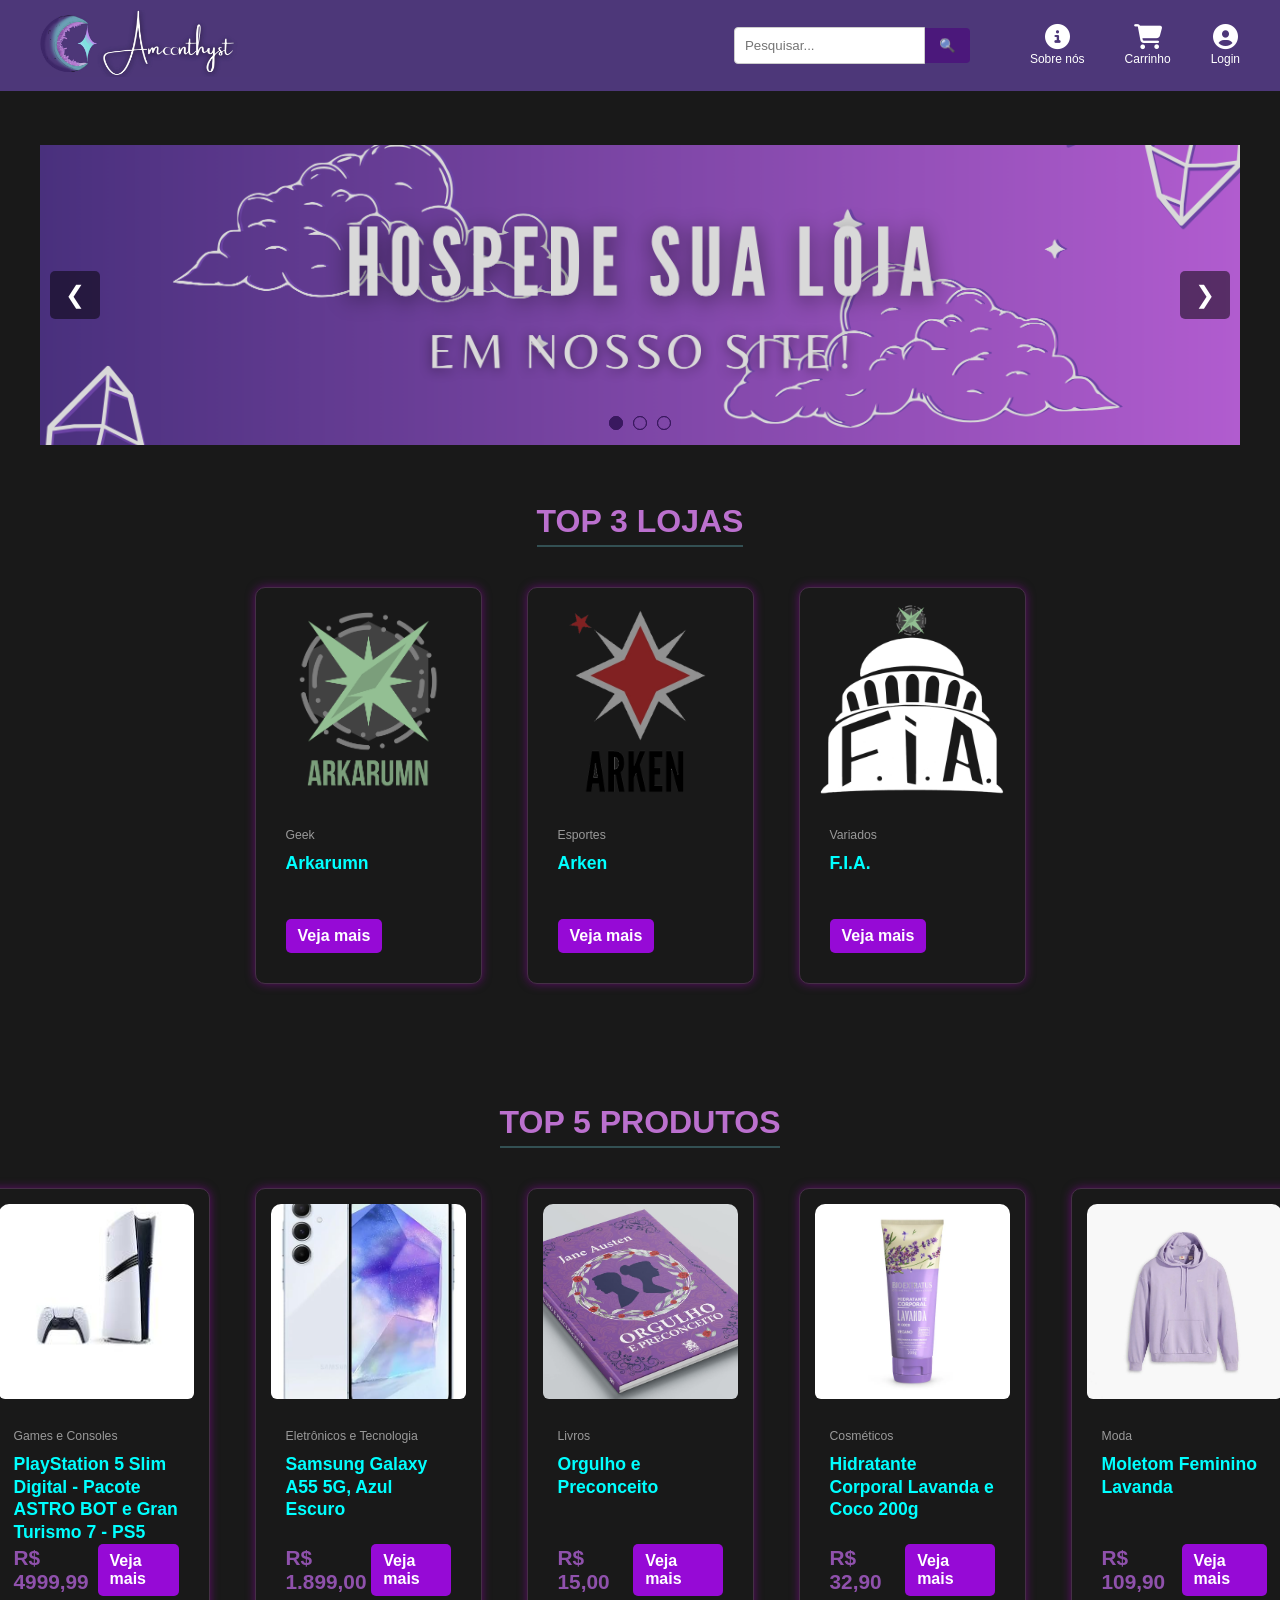
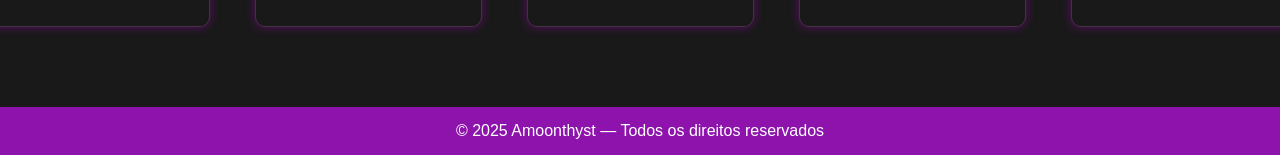
<file: Amoonthyst/index.html>
<!DOCTYPE html>
<html lang="en">
<head>
    <meta charset="UTF-8">
    <meta name="viewport" content="width=device-width, initial-scale=1.0">
    <title>Amoonthyst</title>
    <link rel="stylesheet" href="slide.css">
    <link rel="stylesheet" href="style.css">
    <link rel="stylesheet" href="cards.css">
    <link rel="icon" href="272 Sem Título_20251203225143.png">
    <link rel="stylesheet" href="https://cdnjs.cloudflare.com/ajax/libs/font-awesome/6.5.2/css/all.min.css">      
</head>
<body>
    <header>
        <div class="logo"><a href="index.html"><img src="Amoonthyst.jpg" alt="Logo" class="logo"></a></div>

        <nav class="navbar bg-body-tertiary"> 
            <div class="search-container">
           <input type="text" id="search" placeholder="Pesquisar...">
           <button onclick="pesquisar()">🔍</button>
            </div>
            <p id="resultado"></p>
      <a href="sobreNos.html" class="botao-sobre-nos"><i class="fas fa-info-circle"></i> <span>Sobre nós</span></a>      
      <a href="carrinho.html" class="botao-carrinho"><i class="fas fa-shopping-cart"></i> <span>Carrinho</span></a> 
      <a href="login.html" target="_blank"  class="botao-perfil"><i class="fas fa-user-circle"></i><span>Login</span></a>
    </nav>
    </header>
    <br>
    <br>
    <br>
   <section class="slider">
    <div class="slider-content">
        <input type="radio" name="btn-radio" id="radio1">
        <input type="radio" name="btn-radio" id="radio2">
        <input type="radio" name="btn-radio" id="radio3">

        <div class="slide-box primeiro">
            <a href="sobreNos.html"><img src="img carrossel 1.png" alt="Slide 1"></a>
            </div>

        <div class="slide-box">
            <a href="#product-slider-heading"><img src="img carrossel 2.png" alt="Slide 2"></a>
        </div>

        <div class="slide-box">
            <a href="#lojas"><img src="img carrossel 3.png" alt="Slide 3"></a>
        </div>
        
        <div class="nav-auto">
            <div class="auto-btn-1"></div>
            <div class="auto-btn-2"></div>
            <div class="auto-btn-3"></div>
        </div>
        
        <div class="nav-manual">
            <label for="radio1" class="manual-btn"></label>
            <label for="radio2" class="manual-btn"></label>
            <label for="radio3" class="manual-btn"></label>
        </div>
        
        <button class="prev-slide">❮</button>
        <button class="next-slide">❯</button>
    </div>
</section>
<br>

<section class="p-slider">
        <h3 id="lojas" class="product-slider-heading">Top 3 Lojas</h3>
        <div class="products-wrapper"> 
            <div class="product-box">
                <div class="p-img-container">
                    <a href="Arkarumn.html" target="_blank">
                        <div class="p-img">
                            <img src="Picsart_25-04-02_16-32-45-747.png" alt="Arkarumn">
                        </div>
                    </a> 
                </div> <div class="p-box-text">
                    <div class="product-category">
                        <span>Geek</span>
                    </div>
                    <a href="Arkarumn.html" target="_blank" class="product-title">Arkarumn</a>
                    <div class="price-buy">
                        <a href="Arkarumn.html" target="_blank"  class="p-buy-btn">Veja mais</a>
                    </div>
                </div> </div> 
                

                <div class="product-box">
                <div class="p-img-container">
                    <a href="#">
                        <div class="p-img">
                       <img src="248 Sem Título_20251013201859.png" alt="Arken">
                    </div>
                    </a>
                </div> <div class="p-box-text">
                    <div class="product-category">
                        <span>Esportes</span>
                    </div>
                    <a href="#" class="product-title">Arken</a>
                    <div class="price-buy">
                        <a href="#" class="p-buy-btn">Veja mais</a>
                    </div>
                </div> </div> 
            

            <div class="product-box">
                <div class="p-img-container">
                    <a href="#">
                        <div class="p-img">
                          <img src="204 Sem Título_20250720205139.png" alt="FIA">
                        </div>
                    </a> 
                </div> <div class="p-box-text">
                    <div class="product-category">
                        <span>Variados</span>
                    </div>
                    <a href="#" class="product-title">F.I.A.</a>
                    <div class="price-buy">
                        <a href="#" class="p-buy-btn">Veja mais</a>
                    </div>
                </div> </div> 
            </div> 
        </section>


        <section class="p-slider">
        <h3 id="product-slider-heading" class="product-slider-heading">Top 5 Produtos</h3>        
        <div class="products-wrapper"> 
            <div class="product-box">
                <div class="p-img-container">
                    <a href="produto.html">
                        <div class="p-img">
                            <img src="PS5.jpg" alt="PS5">
                        </div>
                    </a> 
                </div> 
                <div class="p-box-text">
                    <div class="product-category">
                        <span>Games e Consoles</span>
                    </div>
                    <a href="produto.html"  class="product-title">PlayStation 5 Slim Digital - Pacote ASTRO BOT e Gran Turismo 7 - PS5</a>
                    <div class="price-buy">
                        <span class="p-price">R$ 4999,99</span>
                        <a href="produto.html" class="p-buy-btn">Veja mais</a>
                    </div>
                </div> </div> 
                
                <div class="product-box">
                <div class="p-img-container">
                    <a href="#">
                        <div class="p-img">
                            <img src="celular.jpg" alt="celular">
                        </div>
                    </a>
                </div> <div class="p-box-text">
                    <div class="product-category">
                        <span>Eletrônicos e Tecnologia</span>
                    </div>
                    <a href="#" class="product-title">Samsung Galaxy A55 5G, Azul Escuro</a>
                    <div class="price-buy">
                        <span class="p-price">R$ 1.899,00</span> <br>
                        <a href="#" class="p-buy-btn">Veja mais</a>
                    </div>
                </div>
             </div> 
            
            <div class="product-box">
                <div class="p-img-container">
                    <a href="#">
                        <div class="p-img">
                            <img src="orgulho_.jpg" alt="livroOrgulho">
                        </div>
                    </a> 
                </div> <div class="p-box-text">
                    <div class="product-category">
                        <span>Livros</span>
                    </div>
                    <a href="#" class="product-title">Orgulho e Preconceito</a>
                    <div class="price-buy">
                        <span class="p-price">R$ 15,00</span>
                        <a href="#" class="p-buy-btn">Veja mais</a>
                    </div>
                </div> </div> 

                <div class="product-box">
                <div class="p-img-container">
                    <a href="#">
                        <div class="p-img">
                            <img src="Hidratante-Lavanda.webp" alt="Hidratante">
                        </div>
                    </a> 
                </div> <div class="p-box-text">
                    <div class="product-category">
                        <span>Cosméticos</span>
                    </div>
                    <a href="#" class="product-title">Hidratante Corporal Lavanda e Coco 200g</a>
                    <div class="price-buy">
                        <span class="p-price">R$ 32,90</span>
                        <a href="#" class="p-buy-btn">Veja mais</a>
                    </div>
                </div> </div> 

                <div class="product-box">
                <div class="p-img-container">
                    <a href="#">
                        <div class="p-img">
                            <img src="moletom.webp" alt="moletom">
                        </div>
                    </a> 
                </div> <div class="p-box-text">
                    <div class="product-category">
                        <span>Moda</span>
                    </div>
                    <a href="#" class="product-title">Moletom Feminino Lavanda</a>
                    <div class="price-buy">
                        <span class="p-price">R$ 109,90</span>
                        <a href="#" class="p-buy-btn">Veja mais</a>
                    </div>
                </div> </div> 
            </div> 
        </section>
    <footer>
         <p>© 2025 Amoonthyst — Todos os direitos reservados</p>
    </footer>
    <script src="slide.js"></script>
</body>
</html>
</file>
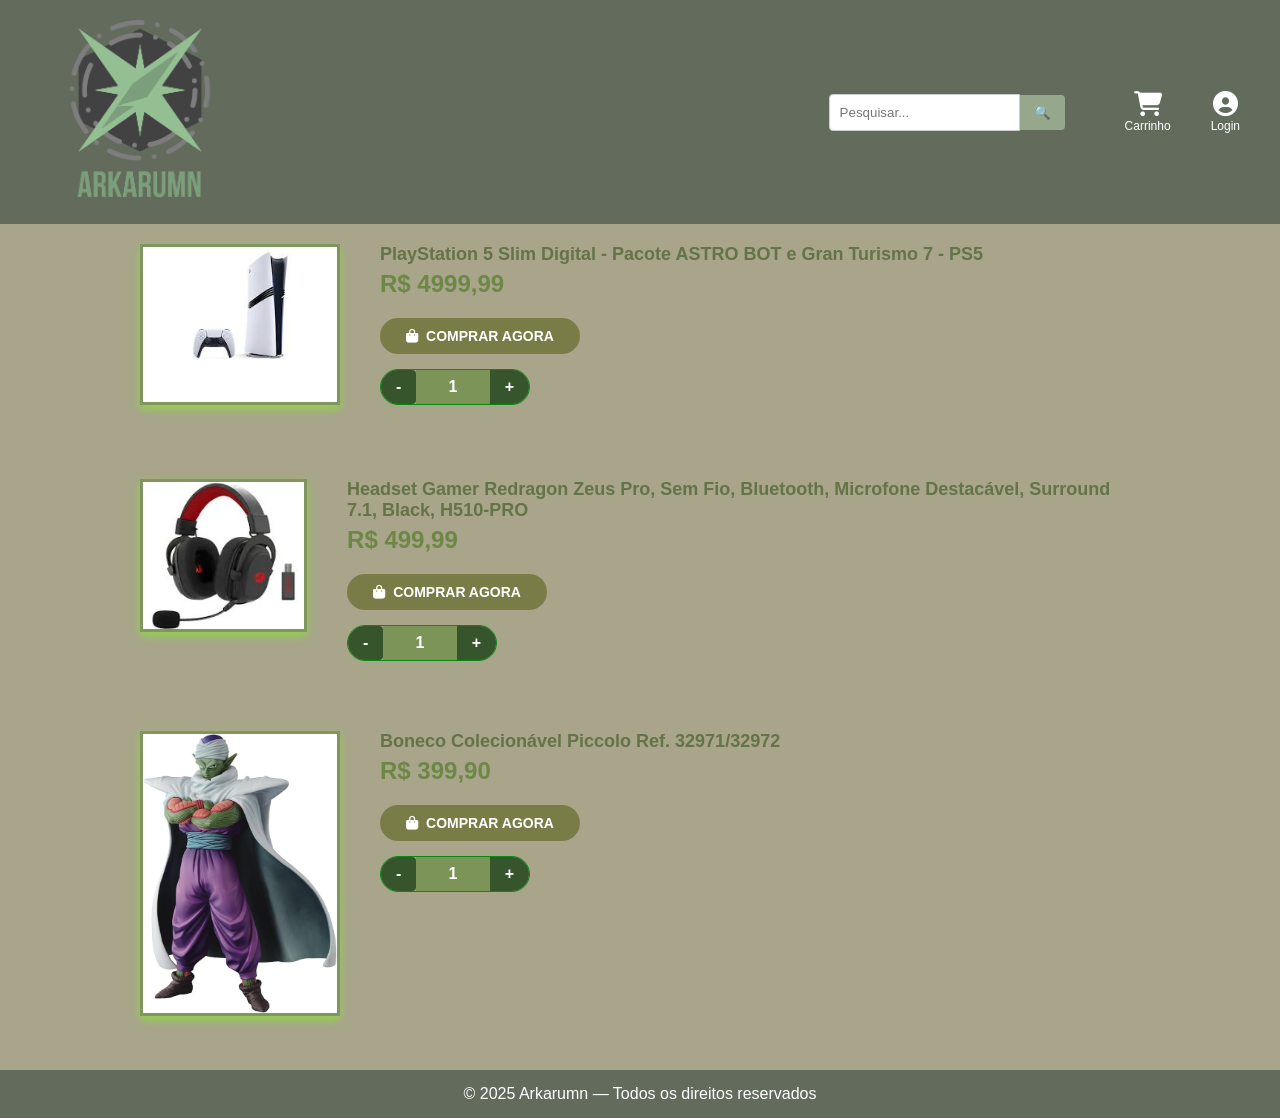
<file: Amoonthyst/ArkaCarrinho.html>
<!DOCTYPE html>
<html lang="pt-BR">
<head>
    <meta charset="UTF-8">
    <meta name="viewport" content="width=device-width, initial-scale=1.0">
    <title>Carrinho</title>
    <link rel="stylesheet" href="ArkaCarrinho.css">
    <link rel="icon" href="Picsart_25-04-02_16-32-45-747.png">
    <link rel="stylesheet" href="https://cdnjs.cloudflare.com/ajax/libs/font-awesome/6.5.2/css/all.min.css">      
</head>
<body>
    <header>
        <div><a href="Arkarumn.html"><img src="Picsart_25-04-02_16-32-45-747.png" alt="Logo" class="logo"></a></div>
        <nav class="navbar bg-body-tertiary"> 
            <div class="search-container">
           <input type="text" id="search" placeholder="Pesquisar...">
           <button onclick="pesquisar()">🔍</button>
            </div>
            <p id="resultado"></p>
         <a href="ArkaCarrinho.html" class="botao-carrinho"><i class="fas fa-shopping-cart"></i> <span>Carrinho</span></a> 
      <a href="loginArka.html" target="_blank" class="botao-perfil"><i class="fas fa-user-circle"></i><span>Login</span></a>
    </nav>
    </header>
    
    <section class="lista-de-produtos">
        <div class="produto-item">
            <div class="produto-imagem">
                <img src="PS5.jpg" alt="PlayStation 5 Slim com jogos ASTRO BOT e Gran Turismo 7">
            </div>
            <div class="produto-detalhes">
                <h2 class="produto-titulo">PlayStation 5 Slim Digital - Pacote ASTRO BOT e Gran Turismo 7 - PS5</h2>
                <p class="produto-preco">R$ 4999,99</p>
                <button class="botao-comprar-agora">
                    <i class="fas fa-shopping-bag"></i> COMPRAR AGORA
                </button>
                <div class="controle-quantidade">
                    <button class="btn-quantidade">-</button>
                    <span class="quantidade-valor">1</span>
                    <button class="btn-quantidade">+</button>
                </div>
            </div>
        </div>

        <div class="produto-item">
            <div class="produto-imagem">
                <img src="headset.jpg" alt="Headset Gamer Redragon Zeus Pro">
            </div>
            <div class="produto-detalhes">
                <h2 class="produto-titulo">Headset Gamer Redragon Zeus Pro, Sem Fio, Bluetooth, Microfone Destacável, Surround 7.1, Black, H510-PRO</h2>
                <p class="produto-preco">R$ 499,99</p>
                <button class="botao-comprar-agora">
                    <i class="fas fa-shopping-bag"></i> COMPRAR AGORA
                </button>
                <div class="controle-quantidade">
                    <button class="btn-quantidade">-</button>
                    <span class="quantidade-valor">1</span>
                    <button class="btn-quantidade">+</button>
                </div>
            </div>
        </div>

        <div class="produto-item">
            <div class="produto-imagem">
                <img src="piccolo.jpg" alt="Boneco Colecionável Piccolo Ref. 32971/32972">
            </div>
            <div class="produto-detalhes">
                <h2 class="produto-titulo">Boneco Colecionável Piccolo Ref. 32971/32972</h2>
                <p class="produto-preco">R$ 399,90</p>
                <button class="botao-comprar-agora">
                    <i class="fas fa-shopping-bag"></i> COMPRAR AGORA
                </button>
                <div class="controle-quantidade">
                    <button class="btn-quantidade">-</button>
                    <span class="quantidade-valor">1</span>
                    <button class="btn-quantidade">+</button>
                </div>
            </div>
        </div>
    </section>
    <footer>
         <p>© 2025 Arkarumn — Todos os direitos reservados</p>
    </footer>
</body>
</html>
</file>
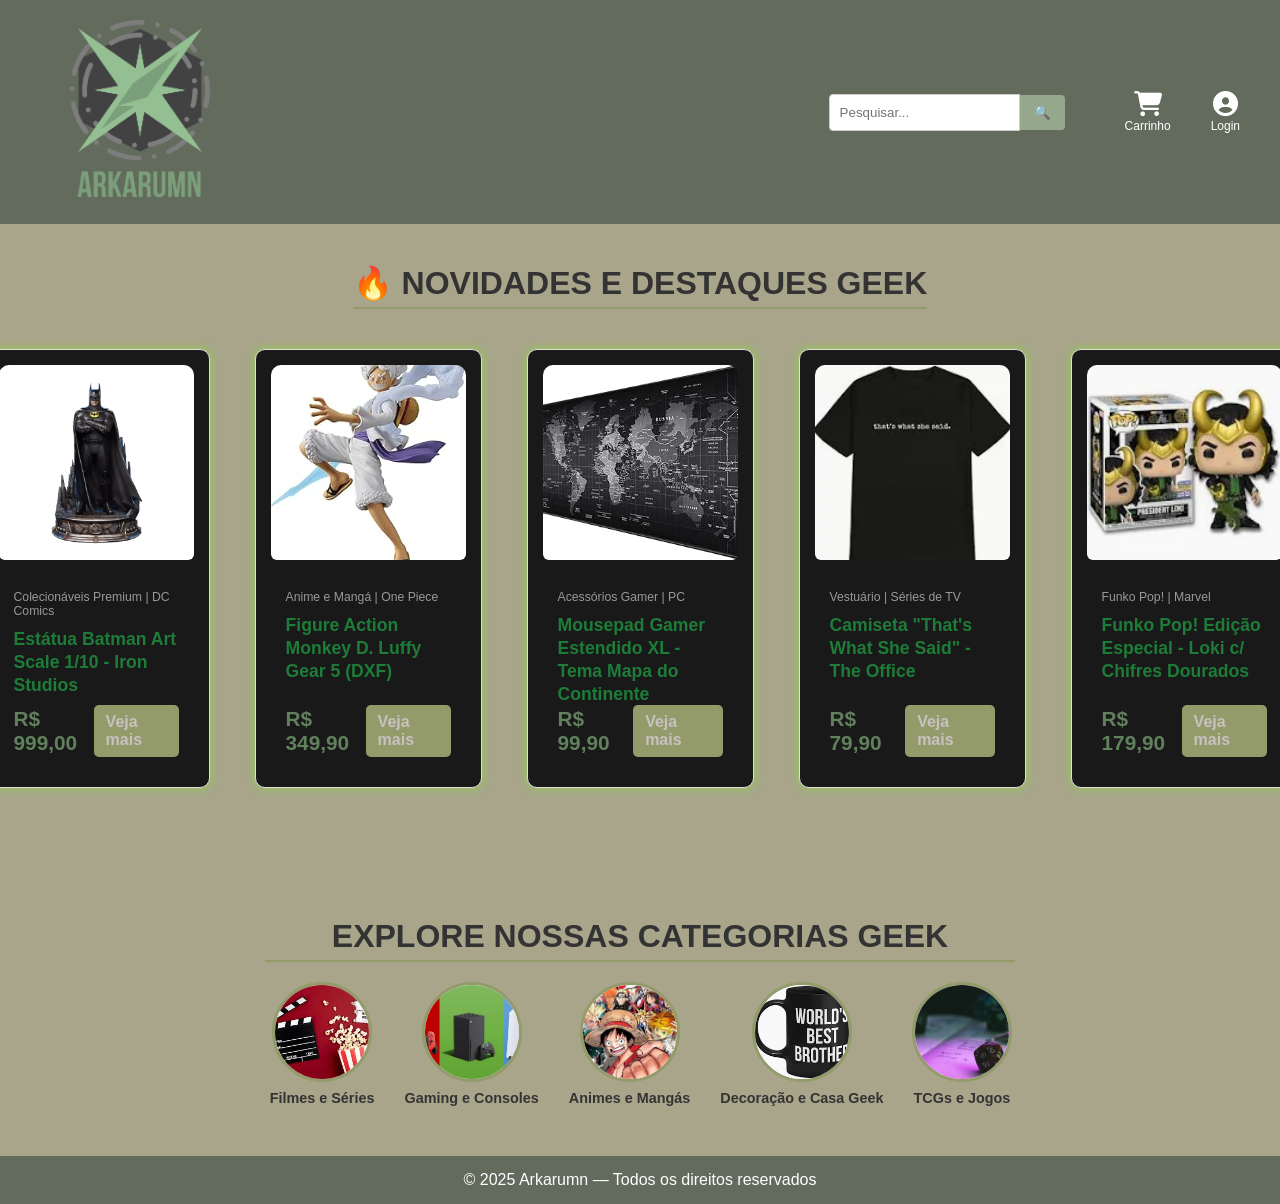
<file: Amoonthyst/Arkarumn.html>
<!DOCTYPE html>
<html lang="en">
<head>
    <meta charset="UTF-8">
    <meta name="viewport" content="width=device-width, initial-scale=1.0">
    <title>Arkarumn</title>
    <link rel="stylesheet" href="slide.css">
    <link rel="stylesheet" href="cardsArka.css">
    <link rel="stylesheet" href="ArkaStyle.css">
    <link rel="icon" href="Picsart_25-04-02_16-32-45-747.png">
    <link rel="stylesheet" href="https://cdnjs.cloudflare.com/ajax/libs/font-awesome/6.5.2/css/all.min.css">      
</head>
<body>
    <header>
        <div><a href="Arkarumn.html"><img src="Picsart_25-04-02_16-32-45-747.png" alt="Logo" class="logo"></a></div>
        <nav class="navbar bg-body-tertiary"> 
            <div class="search-container">
           <input type="text" id="search" placeholder="Pesquisar...">
           <button onclick="pesquisar()">🔍</button>
            </div>
            <p id="resultado"></p>
         <a href="ArkaCarrinho.html" class="botao-carrinho"><i class="fas fa-shopping-cart"></i> <span>Carrinho</span></a> 
      <a href="loginArka.html" target="_blank" class="botao-perfil"><i class="fas fa-user-circle"></i><span>Login</span></a>
    </nav>
    </header>
        
    <section class="p-slider">
    <h3 id="product-slider-heading" class="product-slider-heading">🔥 Novidades e Destaques Geek</h3> 	 	
    <div class="products-wrapper"> 
        
        <div class="product-box">
            <div class="p-img-container">
                <a href="ArkarumnProduto.html">
                    <div class="p-img">
                        <img src="estatua-batman-premium.jpg" alt="Estátua Batman Iron Studios">
                    </div>
                </a> 
            </div> 
            <div class="p-box-text">
                <div class="product-category">
                    <span>Colecionáveis Premium | DC Comics</span>
                </div>
                <a href="ArkarumnProduto.html"  class="product-title">Estátua Batman Art Scale 1/10 - Iron Studios</a>
                <div class="price-buy">
                    <span class="p-price">R$ 999,00</span>
                    <a href="ArkarumnProduto.html"  class="p-buy-btn">Veja mais</a>
                </div>
            </div> 
        </div>

        <div class="product-box">
            <div class="p-img-container">
                <a href="#" target="_blank">
                    <div class="p-img">
                        <img src="figure-luffy-gear5_.jpg" alt="Figure Action Luffy Gear 5">
                    </div>
                </a> 
            </div> 
            <div class="p-box-text">
                <div class="product-category">
                    <span>Anime e Mangá | One Piece</span>
                </div>
                <a href="#" target="_blank" class="product-title">Figure Action Monkey D. Luffy Gear 5 (DXF)</a>
                <div class="price-buy">
                    <span class="p-price">R$ 349,90</span>
                    <a href="#" target="_blank" class="p-buy-btn">Veja mais</a>
                </div>
            </div> 
        </div>

        <div class="product-box">
            <div class="p-img-container">
                <a href="#" target="_blank">
                    <div class="p-img">
                        <img src="mousepad-gamer-estendido.jpg" alt="Mousepad Gamer Estendido XL">
                    </div>
                </a> 
            </div> 
            <div class="p-box-text">
                <div class="product-category">
                    <span>Acessórios Gamer | PC</span>
                </div>
                <a href="#" target="_blank" class="product-title">Mousepad Gamer Estendido XL - Tema Mapa do Continente</a>
                <div class="price-buy">
                    <span class="p-price">R$ 99,90</span>
                    <a href="#" target="_blank" class="p-buy-btn">Veja mais</a>
                </div>
            </div> 
        </div>

        <div class="product-box">
            <div class="p-img-container">
                <a href="#" target="_blank">
                    <div class="p-img">
                        <img src="camiseta-referencia-cult.webp" alt="Camiseta Minimalista The Office">
                    </div>
                </a> 
            </div> 
            <div class="p-box-text">
                <div class="product-category">
                    <span>Vestuário | Séries de TV</span>
                </div>
                <a href="#" target="_blank" class="product-title">Camiseta "That's What She Said" - The Office</a>
                <div class="price-buy">
                    <span class="p-price">R$ 79,90</span>
                    <a href="#" target="_blank" class="p-buy-btn">Veja mais</a>
                </div>
            </div> 
        </div>

        <div class="product-box">
            <div class="p-img-container">
                <a href="#" target="_blank">
                    <div class="p-img">
                        <img src="funko-pop-exclusivo-marvel.webp" alt="Funko Pop! Exclusivo Marvel">
                    </div>
                </a> 
            </div> 
            <div class="p-box-text">
                <div class="product-category">
                    <span>Funko Pop! | Marvel</span>
                </div>
                <a href="#" target="_blank" class="product-title">Funko Pop! Edição Especial - Loki c/ Chifres Dourados</a>
                <div class="price-buy">
                    <span class="p-price">R$ 179,90</span>
                    <a href="#" target="_blank" class="p-buy-btn">Veja mais</a>
                </div>
            </div> 
        </div>
        
    </div> 
</section>

<section class="main-categories-section">
    <h2 class="category-heading">Explore Nossas Categorias Geek</h2>
    
    <div class="category-list">
        
        <a href="categorias/filmes-series.html" class="category-item">
            <div class="category-icon-wrapper">
                <img src="icon-filmes-serie.jpg" alt="Ícone Filmes e Séries">
            </div>
            <span class="category-name">Filmes e Séries</span>
        </a>

        <a href="categorias/gaming-consoles.html" class="category-item">
            <div class="category-icon-wrapper">
                <img src="icon-gaming-consoles.jpeg" alt="Ícone Gaming e Consoles">
            </div>
            <span class="category-name">Gaming e Consoles</span>
        </a>

        <a href="categorias/animes-mangas.html" class="category-item">
            <div class="category-icon-wrapper">
                <img src="icon-animes-mangas.jpg" alt="Ícone Animes e Mangás">
            </div>
            <span class="category-name">Animes e Mangás</span>
        </a>

        <a href="categorias/decoracao-casa.html" class="category-item">
            <div class="category-icon-wrapper">
                <img src="icon-decoracao-casa.webp" alt="Ícone Decoração e Casa Geek">
            </div>
            <span class="category-name">Decoração e Casa Geek</span>
        </a>

        <a href="categorias/tcg-jogos.html" class="category-item">
            <div class="category-icon-wrapper">
                <img src="icon-tcg-jogos.png" alt="Ícone TCGs e Jogos">
            </div>
            <span class="category-name">TCGs e Jogos</span>
        </a>

        </div>
</section>
    
                
    <footer>
         <p>© 2025 Arkarumn — Todos os direitos reservados</p>
    </footer>
    <script src="slide.js"></script>
</body>
</html>
</file>
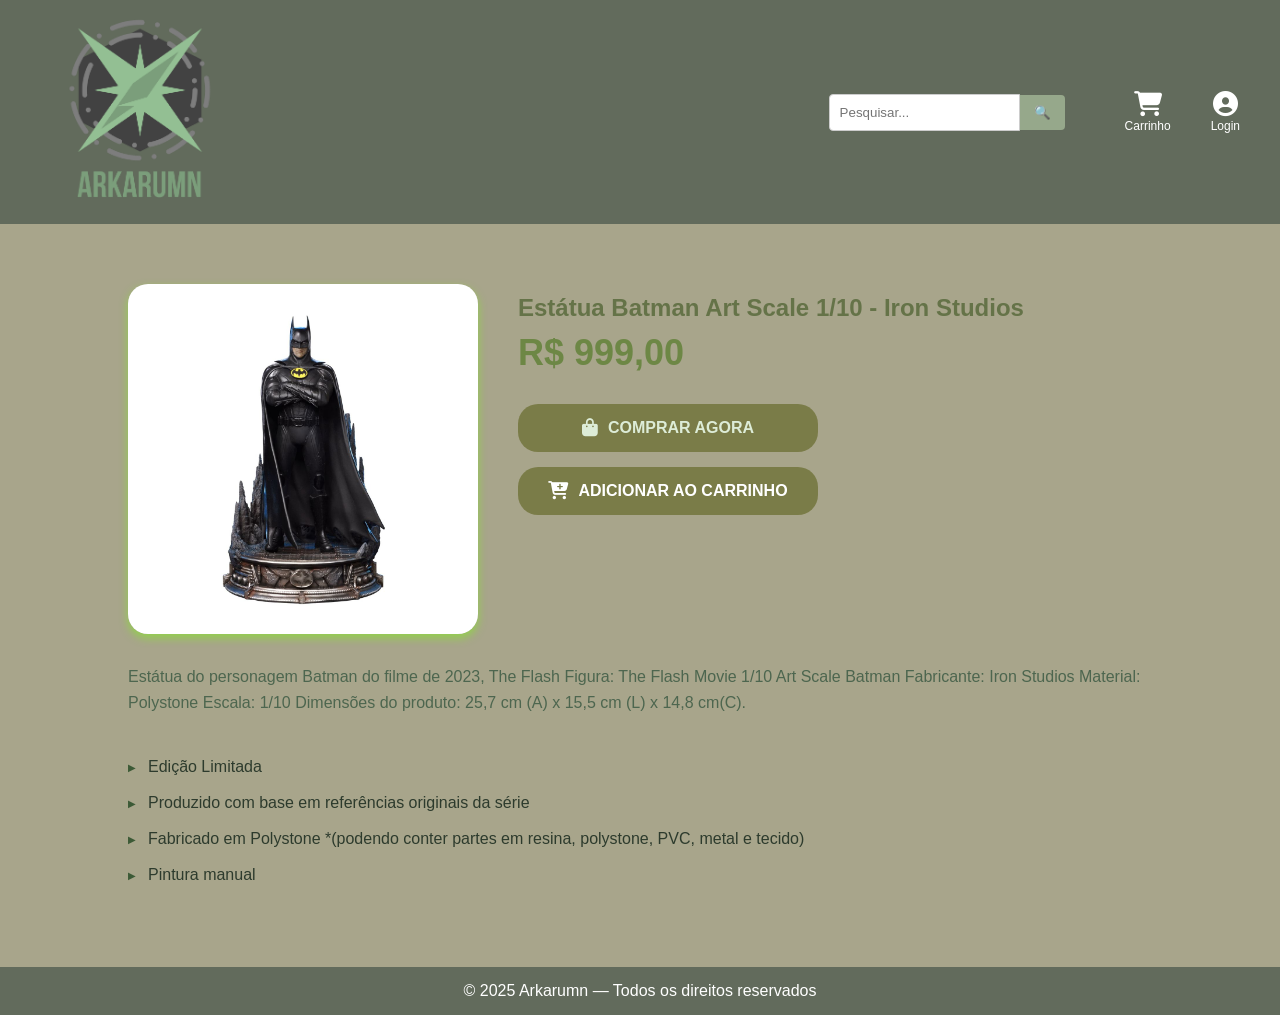
<file: Amoonthyst/ArkarumnProduto.html>
<!DOCTYPE html>
<html lang="en">
<head>
    <meta charset="UTF-8">
    <meta name="viewport" content="width=device-width, initial-scale=1.0">
    <title>Estátua Batman Art Scale 1/10 - Iron Studios</title>
    <link rel="stylesheet" href="Arkaprodu.css">
    <link rel="icon" href="Picsart_25-04-02_16-32-45-747.png">
    <link rel="stylesheet" href="https://cdnjs.cloudflare.com/ajax/libs/font-awesome/6.5.2/css/all.min.css">      
</head>
<body>
    <header>
        <div><a href="Arkarumn.html"><img src="Picsart_25-04-02_16-32-45-747.png" alt="Logo" class="logo"></a></div>
        <nav class="navbar bg-body-tertiary"> 
            <div class="search-container">
           <input type="text" id="search" placeholder="Pesquisar...">
           <button onclick="pesquisar()">🔍</button>
            </div>
            <p id="resultado"></p>
         <a href="ArkaCarrinho.html" class="botao-carrinho"><i class="fas fa-shopping-cart"></i> <span>Carrinho</span></a> 
      <a href="loginArka.html" target="_blank" class="botao-perfil"><i class="fas fa-user-circle"></i><span>Login</span></a>
    </nav>
    </header>
    <section class="banner-oferta">
        <div class="conteudo-principal">
            <div class="bloco-produto">
                <img src="estatua-batman-premium.jpg" alt="PlayStation 5 Slim com jogos" class="imagem-produto">
                <div class="info-e-botoes">
                    <h1 class="titulo-oferta">Estátua Batman Art Scale 1/10 - Iron Studios</h1>
                    <p class="preco">R$ 999,00</p>

                    <button class="botao comprar">
                        <i class="fas fa-shopping-bag"></i> COMPRAR AGORA
                    </button>
                    
                    <button class="botao carrinho">
                        <i class="fas fa-cart-plus"></i> ADICIONAR AO CARRINHO
                    </button>
                </div>
            </div>

            <p class="descricao-principal">
                Estátua do personagem Batman do filme de 2023, The Flash
                Figura: The Flash Movie 1/10 Art Scale Batman
                Fabricante: Iron Studios
                Material: Polystone
                Escala: 1/10
                Dimensões do produto: 25,7 cm (A) x 15,5 cm (L) x 14,8 cm(C).

            </p>
          <ul class="lista-recursos-seta">
    <li>
      Edição Limitada
    </li>
    <li>
    Produzido com base em referências originais da série
    </li>
    <li>
    Fabricado em Polystone *(podendo conter partes em resina, polystone, PVC, metal e tecido)
    </li>
    <li>
     Pintura manual
    </li>
</ul>
        </div>
    </section>
    <footer>
         <p>© 2025 Arkarumn — Todos os direitos reservados</p>
    </footer>
</body>
</html>
</file>
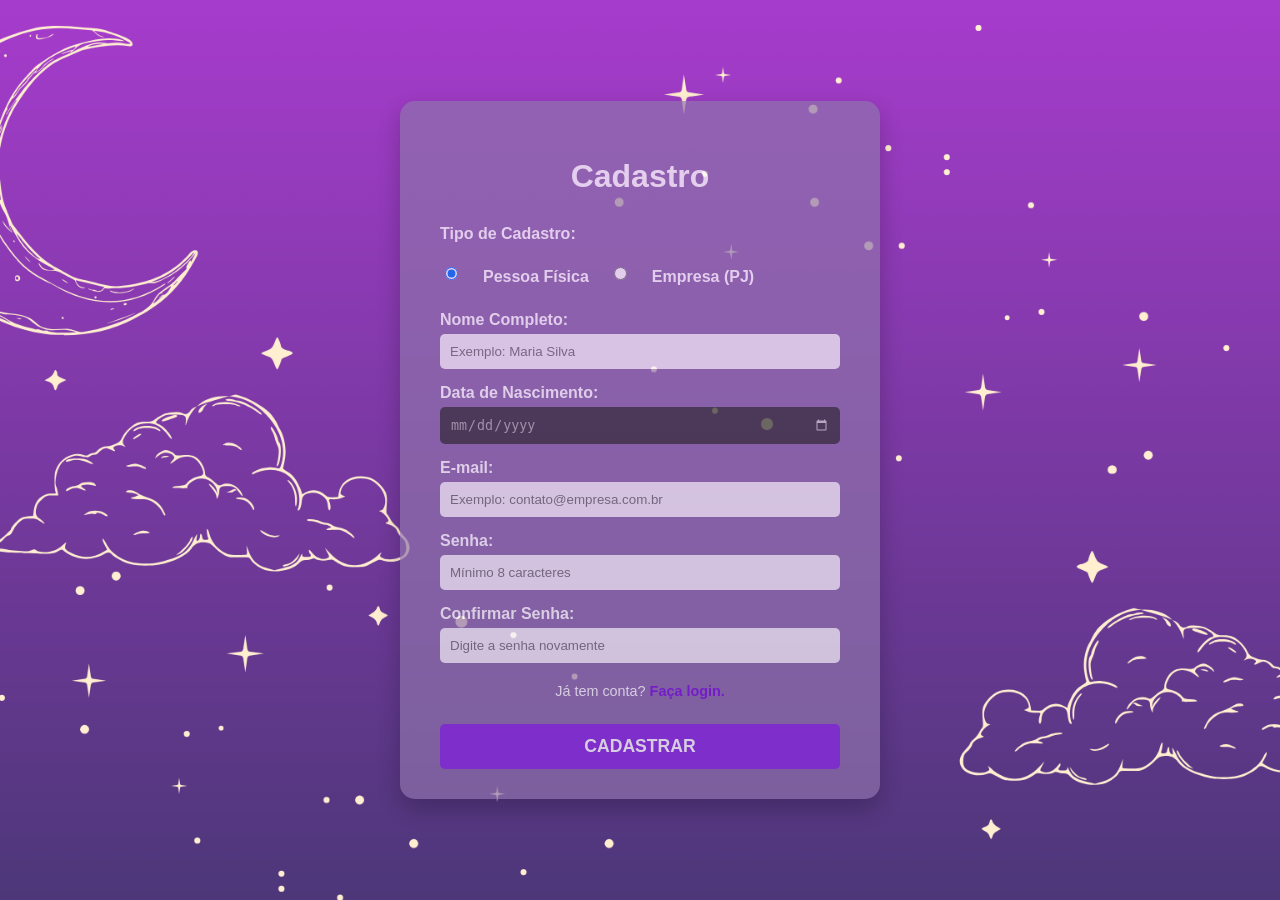
<file: Amoonthyst/cadastro.html>
<!DOCTYPE html>
<html lang="en">
<head>
    <meta charset="UTF-8">
    <meta name="viewport" content="width=device-width, initial-scale=1.0">
    <title>Cadastro</title>
    <style>
body {
    background-image: url('Plano de fundo tela de login.png');
    background-repeat: no-repeat;
    background-size: cover;
    background-attachment: fixed;
    background-position: center center;
    font-family: arial;
    margin-top: 100px;
    text-align: center;
    height: 100vh;
    opacity: 75%;
    margin: 0;
    padding: 0;
    height: 100vh;
    display: flex;
    justify-content: center; 
    align-items: center; 
    overflow: hidden; 
}
.background {
    position: absolute;
    top: 0;
    left: 0;
    width: 100%;
    height: 100%;
    z-index: -1; 
}
.cadastro-card {
    background-color: rgba(144, 116, 172, 0.9); 
    padding: 30px 40px;
    border-radius: 15px;
    box-shadow: 0 10px 25px rgba(0, 0, 0, 0.3);
    width: 100%;
    max-width: 400px; 
    color: white; 
}
.cadastro-card h2 {
    text-align: center;
    color: white;
    margin-bottom: 30px;
    font-size: 2rem;
}
.tipo-cadastro-container {
    text-align: left;
    margin-bottom: 20px;
}
.radio-group {
    display: flex;
    gap: 20px;
    margin-top: 10px;
}
.radio-group label {
    display: inline-flex; 
    align-items: center;
    font-weight: normal;
    margin-top: 0;
    margin-bottom: 0;
    cursor: pointer;
}
.radio-group input[type="radio"] {
    margin-right: 5px;
    width: auto; 
}
.login-link-container a:hover {
    color: #fff;
    text-decoration: underline;
}
.cadastro-card label {
    display: block; 
    margin-top: 15px;
    margin-bottom: 5px;
    font-weight: 600;
    text-align: left;
}
.cadastro-card input[type="text"],
.cadastro-card input[type="email"],
.cadastro-card input[type="date"],
.cadastro-card input[type="password"] {
    width: 100%;
    padding: 10px;
    border: none;
    border-radius: 5px;
    box-sizing: border-box; 
    background-color: rgba(255, 255, 255, 0.9);
    color: #333;
}
.cadastro-card input[type="date"] {
    filter: invert(0.8);
}
.login-link-container {
    text-align: center;
    margin-top: 20px;
    font-size: 0.9rem;
}
.login-link-container a {
    color: #7b13dd; 
    text-decoration: none;
    font-weight: bold;
}
.login-link-container a:hover {
    color: #fff;
    text-decoration: underline;
}
.login-link-container a:hover{
    color: rgb(78, 51, 175);
}
.submit-button {
    width: 100%; 
    display: block;
    margin-top: 25px; 
    padding: 12px 0;
    font-size: 1.1rem;
    color: white;
    background-color: #8A2BE2; 
    border: none;
    border-radius: 5px;
    cursor: pointer;
    text-transform: uppercase;
    font-weight: 700;
    transition: background-color 0.3s;
}
.submit-button:hover {
    background-color: #9370DB; 
}
    </style>
</head>
<body>
    
    <div class="background">
    </div>

    <div class="cadastro-card">
        
        <h2>Cadastro</h2>
        
        <form action="/processar-cadastro" method="POST"> 
            
            <div class="tipo-cadastro-container">
            <label>Tipo de Cadastro:</label>
            <div class="radio-group">
                <input type="radio" id="tipo_pf" name="tipo_cadastro" value="pf" checked onchange="toggleCampos('pf')">
                <label for="tipo_pf">Pessoa Física</label>
                
                <input type="radio" id="tipo_pj" name="tipo_cadastro" value="pj" onchange="toggleCampos('pj')">
                <label for="tipo_pj">Empresa (PJ)</label>
            </div>
        </div>
        
        <div id="campos_pf">
            <label for="nome">Nome Completo:</label>
            <input type="text" id="nome" name="nome" placeholder="Exemplo: Maria Silva" required>
            
            <label for="data_nascimento">Data de Nascimento:</label>
            <input type="date" id="data_nascimento" name="data_nascimento" required>
        </div>
        
        <div id="campos_pj" style="display: none;">
            <label for="razao_social">Razão Social:</label>
            <input type="text" id="razao_social" name="razao_social" placeholder="Nome legal da empresa" required disabled>
            
            <label for="cnpj">CNPJ:</label>
            <input type="text" id="cnpj" name="cnpj" placeholder="XX.XXX.XXX/XXXX-XX" required disabled>
            
            <label for="nome_fantasia">Nome Fantasia:</label>
            <input type="text" id="nome_fantasia" name="nome_fantasia" placeholder="Nome de mercado da empresa" disabled>
        </div>

        <label for="email">E-mail:</label>
        <input type="email" id="email" name="email" placeholder="Exemplo: contato@empresa.com.br" required>

        <label for="senha">Senha:</label>
        <input type="password" id="senha" name="senha" placeholder="Mínimo 8 caracteres" required minlength="8">

        <label for="confirmar_senha">Confirmar Senha:</label>
        <input type="password" id="confirmar_senha" name="confirmar_senha" placeholder="Digite a senha novamente" required minlength="8">
        
        <div class="login-link-container">
            <p>Já tem conta? <a href="login.html">Faça login.</a></p>
        </div>

        <button type="submit" class="submit-button">cadastrar</button>

    </form>
</div>
</body>
</html>
</file>
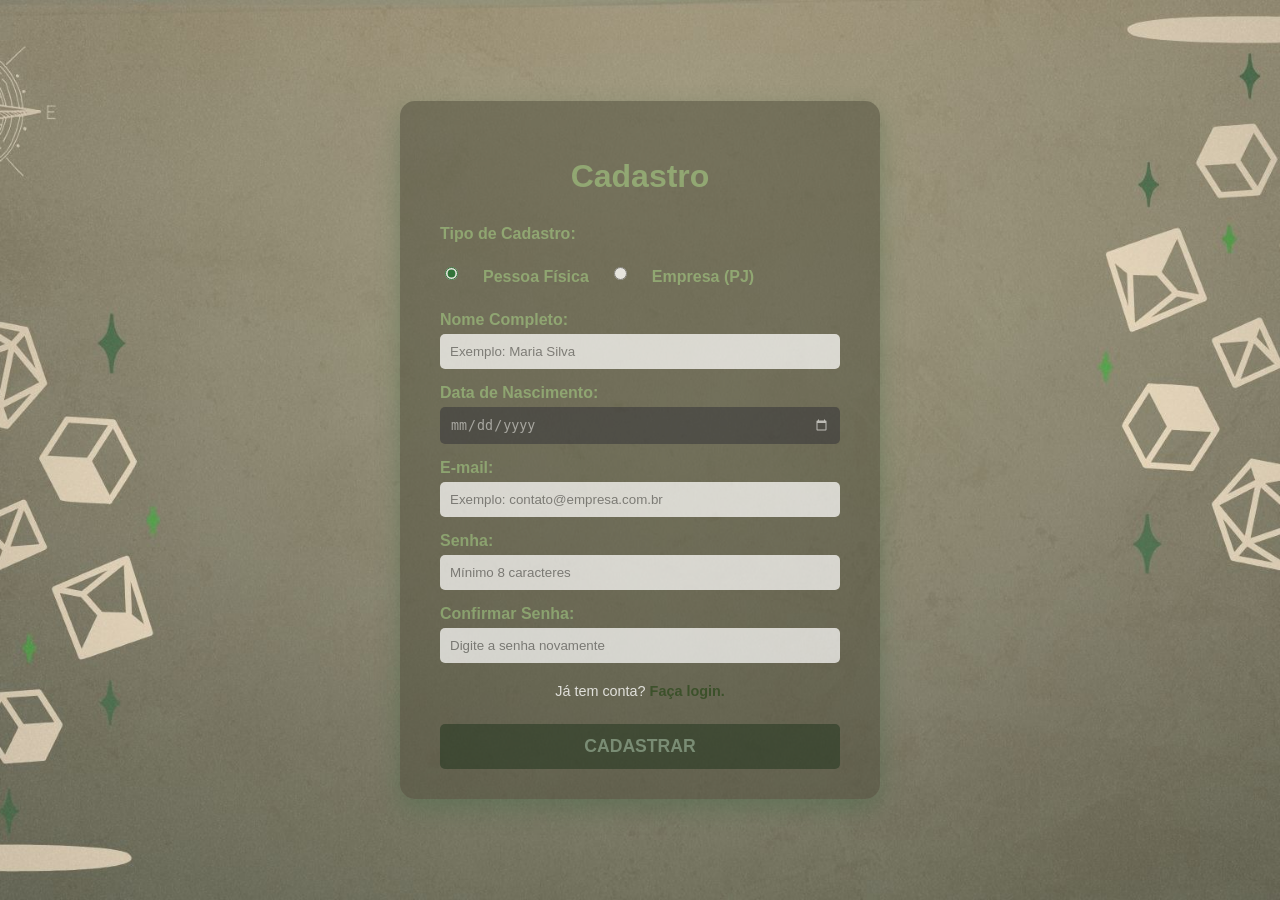
<file: Amoonthyst/cadastroArka.html>
<!DOCTYPE html>
<html lang="en">
<head>
    <meta charset="UTF-8">
    <meta name="viewport" content="width=device-width, initial-scale=1.0">
    <title>Cadastro</title>
    <link rel="icon" href="Picsart_25-04-02_16-32-45-747.png">
    <style>
body {
    background-image: url('Plano de fundo tela de login.jpg');
    background-repeat: no-repeat;
    background-size: cover;
    background-attachment: fixed;
    background-position: center center;
    font-family: arial;
    margin-top: 100px;
    text-align: center;
    height: 100vh;
    opacity: 75%;
    margin: 0;
    padding: 0;
    height: 100vh;
    display: flex;
    justify-content: center; 
    align-items: center; 
    overflow: hidden; 
}
.background {
    position: absolute;
    top: 0;
    left: 0;
    width: 100%;
    height: 100%;
    z-index: -1; 
}
.cadastro-card {
    background-color: #4e4e3bb0; 
    padding: 30px 40px;
    border-radius: 15px;
    box-shadow: 0 10px 25px #3f68448c;
    width: 100%;
    max-width: 400px; 
    color: white; 
}
.cadastro-card h2 {
    text-align: center;
    color: #a7dd869a;;
    margin-bottom: 30px;
    font-size: 2rem;
}
.tipo-cadastro-container {
    text-align: left;
    margin-bottom: 20px;
}
.radio-group {
    display: flex;
    gap: 20px;
    margin-top: 10px;
}
.radio-group label {
    display: inline-flex; 
    align-items: center;
    font-weight: normal;
    margin-top: 0;
    margin-bottom: 0;
    cursor: pointer;
}
.radio-group input[type="radio"] {
    margin-right: 5px;
    width: auto; 
}
input[type="radio"] {
    accent-color: #0f6923a8; 
}
.login-link-container a:hover {
    color: #fff; 
    text-decoration: underline;
}
.cadastro-card label {
    display: block; 
    margin-top: 15px;
    margin-bottom: 5px;
    font-weight: 600;
    text-align: left;
    color: #a7dd869a;
}
.cadastro-card input[type="text"],
.cadastro-card input[type="email"],
.cadastro-card input[type="date"],
.cadastro-card input[type="password"] {
    width: 100%;
    padding: 10px;
    border: none;
    border-radius: 5px;
    box-sizing: border-box; 
    background-color: rgba(255, 255, 255, 0.9);
    color: #333;
}
.cadastro-card input[type="date"] {
    filter: invert(0.8);
}
.login-link-container {
    text-align: center;
    margin-top: 20px;
    font-size: 0.9rem;
}
.login-link-container a {
    color: #254115; 
    text-decoration: none;
    font-weight: bold;
}
.login-link-container a:hover {
    color: #92af8b;
    text-decoration: underline;
}
.submit-button {
    width: 100%; 
    display: block;
    margin-top: 25px; 
    padding: 12px 0;
    font-size: 1.1rem;
    color: rgb(120, 146, 120);
    background-color: #2c3a24; 
    border: none;
    border-radius: 5px;
    cursor: pointer;
    text-transform: uppercase;
    font-weight: 700;
    transition: background-color 0.3s;
}
.submit-button:hover {
    background-color: #96a88b;
    color: #2c3a24;
}
    </style>
</head>
<body>
    
    <div class="background">
    </div>

    <div class="cadastro-card">
        
        <h2>Cadastro</h2>
        
        <form action="/processar-cadastro" method="POST"> 
            
           <div class="tipo-cadastro-container">
            <label>Tipo de Cadastro:</label>
            <div class="radio-group">
                <input type="radio" id="tipo_pf" name="tipo_cadastro" value="pf" checked onchange="toggleCampos('pf')">
                <label for="tipo_pf">Pessoa Física</label>
                
                <input type="radio" id="tipo_pj" name="tipo_cadastro" value="pj" onchange="toggleCampos('pj')">
                <label for="tipo_pj">Empresa (PJ)</label>
            </div>
        </div>
        
        <div id="campos_pf">
            <label for="nome">Nome Completo:</label>
            <input type="text" id="nome" name="nome" placeholder="Exemplo: Maria Silva" required>
            
            <label for="data_nascimento">Data de Nascimento:</label>
            <input type="date" id="data_nascimento" name="data_nascimento" required>
        </div>
        
        <div id="campos_pj" style="display: none;">
            <label for="razao_social">Razão Social:</label>
            <input type="text" id="razao_social" name="razao_social" placeholder="Nome legal da empresa" required disabled>
            
            <label for="cnpj">CNPJ:</label>
            <input type="text" id="cnpj" name="cnpj" placeholder="XX.XXX.XXX/XXXX-XX" required disabled>
            
            <label for="nome_fantasia">Nome Fantasia:</label>
            <input type="text" id="nome_fantasia" name="nome_fantasia" placeholder="Nome de mercado da empresa" disabled>
        </div>

        <label for="email">E-mail:</label>
        <input type="email" id="email" name="email" placeholder="Exemplo: contato@empresa.com.br" required>

        <label for="senha">Senha:</label>
        <input type="password" id="senha" name="senha" placeholder="Mínimo 8 caracteres" required minlength="8">

        <label for="confirmar_senha">Confirmar Senha:</label>
        <input type="password" id="confirmar_senha" name="confirmar_senha" placeholder="Digite a senha novamente" required minlength="8">
        
        <div class="login-link-container">
            <p>Já tem conta? <a href="loginArka.html">Faça login.</a></p>
        </div>

        <button type="submit" class="submit-button">cadastrar</button>

    </form>
</div>
</body>
</html>
</file>
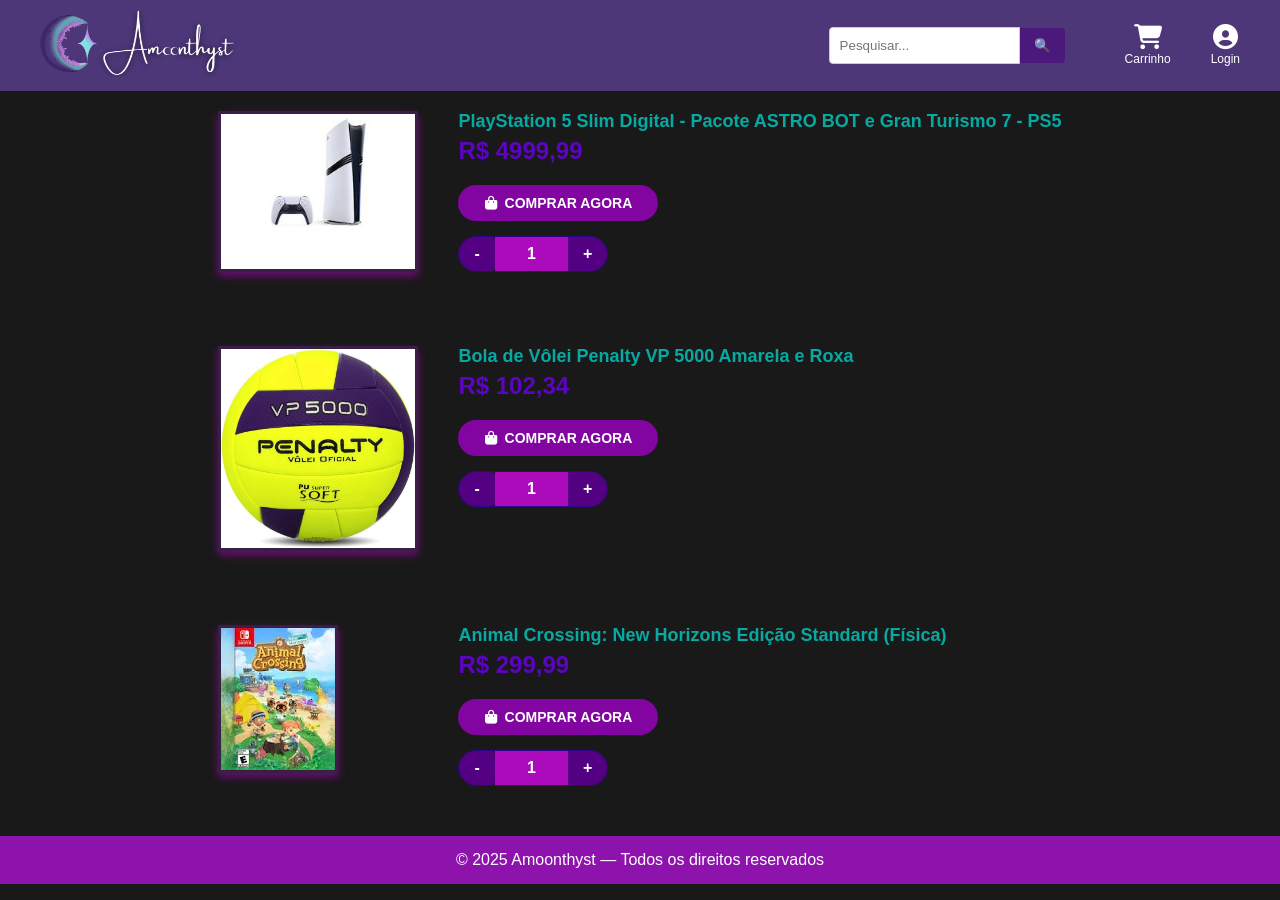
<file: Amoonthyst/carrinho.html>
<!DOCTYPE html>
<html lang="pt-BR">
<head>
    <meta charset="UTF-8">
    <meta name="viewport" content="width=device-width, initial-scale=1.0">
    <title>Carrinho</title>
    <link rel="stylesheet" href="carrinho.css">
    <link rel="icon" href="272 Sem Título_20251203225143.png">
    <link rel="stylesheet" href="https://cdnjs.cloudflare.com/ajax/libs/font-awesome/6.5.2/css/all.min.css">      
</head>
<body>
    <header>
        <div class="logo"><a href="index.html" target="_blank" ><img src="Amoonthyst.jpg" alt="Logo" class="logo"></a></div>

        <nav class="navbar bg-body-tertiary"> 
            <div class="search-container">
           <input type="text" id="search" placeholder="Pesquisar...">
           <button onclick="pesquisar()">🔍</button>
            </div>
            <p id="resultado"></p>
      <a href="carrinho.html" target="_blank" class="botao-carrinho"><i class="fas fa-shopping-cart"></i> <span>Carrinho</span></a> 
      <a href="login.html" target="_blank" class="botao-perfil"><i class="fas fa-user-circle"></i><span>Login</span></a>    </nav>
    </header>
    
    <section class="lista-de-produtos">
        <div class="produto-item">
            <div class="produto-imagem">
              <a href="produto.html" class="product-title"><img src="PS5.jpg" alt="PlayStation 5 Slim com jogos ASTRO BOT e Gran Turismo 7"></a>   
            </div>
            <div class="produto-detalhes">
                <h2 class="produto-titulo"><a href="produto.html" class="product-title">PlayStation 5 Slim Digital - Pacote ASTRO BOT e Gran Turismo 7 - PS5</a></h2>
                <a href="produto.html" class="product-title"><p class="produto-preco">R$ 4999,99</p></a>
                <button class="botao-comprar-agora">
                 <a href="produto.html" class="product-title"><i class="fas fa-shopping-bag"></i>COMPRAR AGORA</a> 
                </button>
                <div class="controle-quantidade">
                    <button class="btn-quantidade">-</button>
                    <span class="quantidade-valor">1</span>
                    <button class="btn-quantidade">+</button>
                </div>
            </div>
        </div>

        <div class="produto-item">
            <div class="produto-imagem">
                <img src="bola.jpg" alt="Bola de Vôlei">
            </div>
            <div class="produto-detalhes">
                <h2 class="produto-titulo">Bola de Vôlei Penalty VP 5000 Amarela e Roxa</h2>
                <p class="produto-preco">R$ 102,34</p>
                <button class="botao-comprar-agora">
                    <i class="fas fa-shopping-bag"></i> COMPRAR AGORA
                </button>
                <div class="controle-quantidade">
                    <button class="btn-quantidade">-</button>
                    <span class="quantidade-valor">1</span>
                    <button class="btn-quantidade">+</button>
                </div>
            </div>
        </div>

        <div class="produto-item">
            <div class="produto-imagem">
                <img src="livro.jpg" alt="Jogo Animal Crossing: New Horizons">
            </div>
            <div class="produto-detalhes">
                <h2 class="produto-titulo">Animal Crossing: New Horizons Edição Standard (Física)</h2>
                <p class="produto-preco">R$ 299,99</p>
                <button class="botao-comprar-agora">
                    <i class="fas fa-shopping-bag"></i> COMPRAR AGORA
                </button>
                <div class="controle-quantidade">
                    <button class="btn-quantidade">-</button>
                    <span class="quantidade-valor">1</span>
                    <button class="btn-quantidade">+</button>
                </div>
            </div>
        </div>
    </section>
    <footer>
         <p>© 2025 Amoonthyst — Todos os direitos reservados</p>
    </footer>
</body>
</html>
</file>
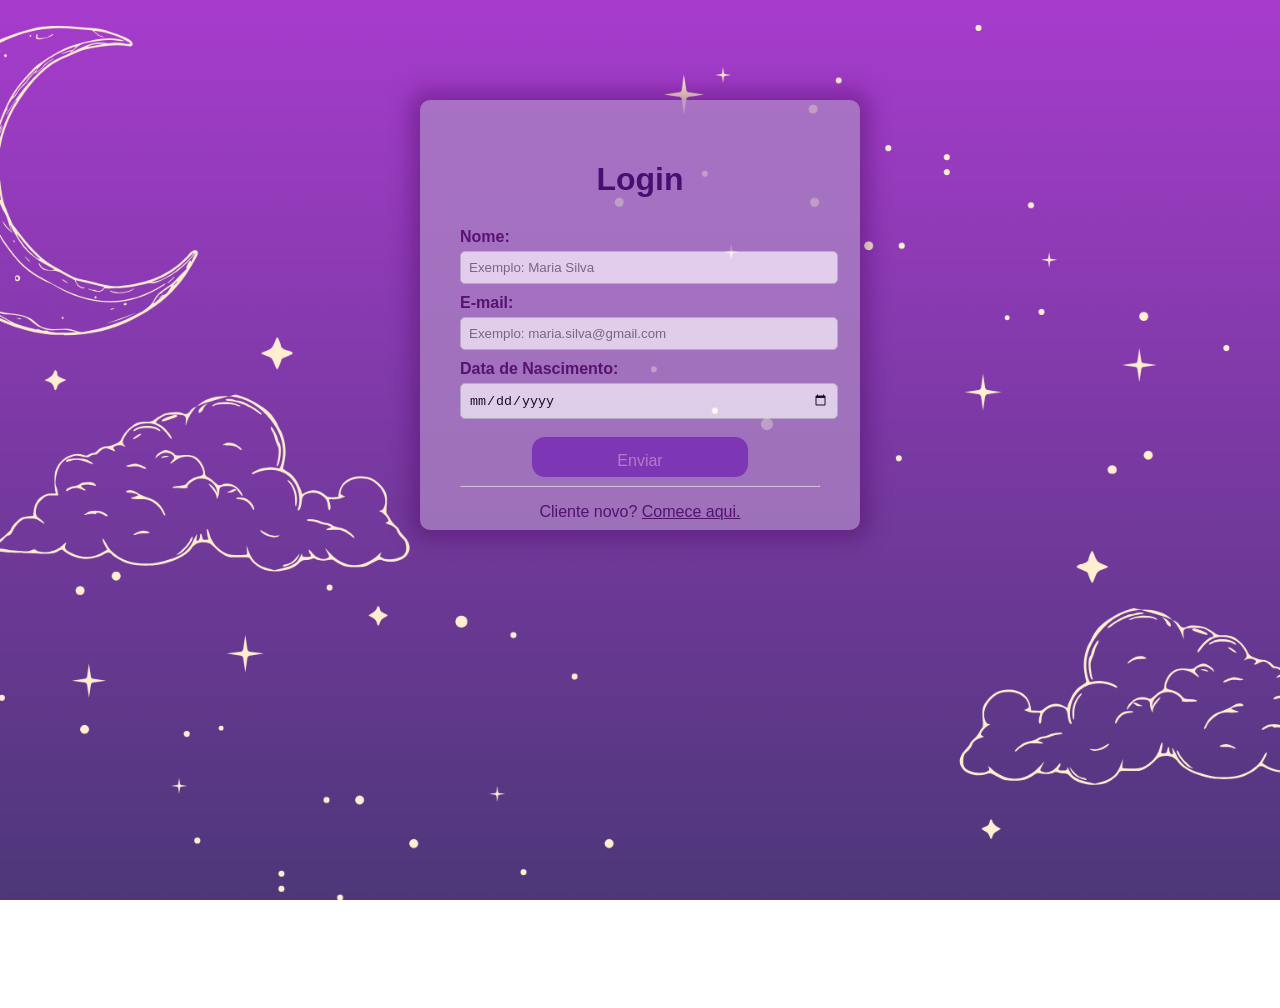
<file: Amoonthyst/login.html>
<!DOCTYPE html>
<html lang="en">
<head>
    <meta charset="UTF-8">
    <meta name="viewport" content="width=device-width, initial-scale=1.0">
    <title>Login</title>
    <link rel="icon" href="272 Sem Título_20251203225143.png">
   <style>
body{
        background-image: url('Plano de fundo tela de login.png');
        background-repeat: no-repeat;
        background-size: cover;
        background-attachment: fixed;
        background-position: center center;
        font-family: arial;
        margin-top: 100px;
        align-items: center;
        text-align: center;
        justify-content: center;
        height: 100vh;
        opacity: 75%;
    }
h1{
        color: rgb(47, 1, 90);
        margin-bottom: 30px;
    }
button{
            background-color: rgb(127, 54, 187);
            color: rgb(201, 142, 216); 
            border: none; 
            padding: 15px 0; 
            font-size: 16px; 
            border-radius: 13px; 
            cursor: pointer; 
            width: 60%;
            height: 40px;
            align-items: center;
    }
button:hover{
        background-color: rgb(95, 0, 139); 
        color:#8400ff; 
        
    }
.container{
        background-color: rgb(172, 132, 196);
        box-shadow: 0 0 20px 10px rgba(73, 5, 94, 0.5);
        height: 350px;
        width: 360px;
        text-align: center;
        align-items: center;
        border-radius: 10px; 
        padding: 40px;
    }
label {
            display: block; 
            margin-top: 10px;
            font-weight: bold; 
            text-align: left;
        }
input {
            width: 100%; 
            padding: 8px; 
            margin-top: 5px; 
            border: 1px solid #ccc;
            border-radius: 5px; 
        }
form{
            color: rgba(73, 5, 94);;
        }
        .register-link{
            color: rgba(73, 5, 94);
        }
        .register-link:hover{
            color: rgb(175, 17, 223)
        }
   </style>
</head>
<body>
    <center>
    <div class="container">
        <h1>Login</h1>

        <form>
            <label for="nome">Nome:</label>
            <input type="text" id="nome" name="nome" placeholder="Exemplo: Maria Silva">
<br>
            <label for="email">E-mail:</label>
            <input type="email" id="email" name="email" placeholder="Exemplo: maria.silva@gmail.com">
<br>
            <label for="nascimento">Data de Nascimento:</label>
            <input type="date" id="nascimento" name="nascimento">
<br>
<br>
            <button type="submit">Enviar</button>
            <hr> <div class="new-customer-prompt">
        <p>Cliente novo? <a href="cadastro.html" class="register-link">Comece aqui.</a></p>
    </div>
        </form>
    </div>
</body>
</html>
</file>
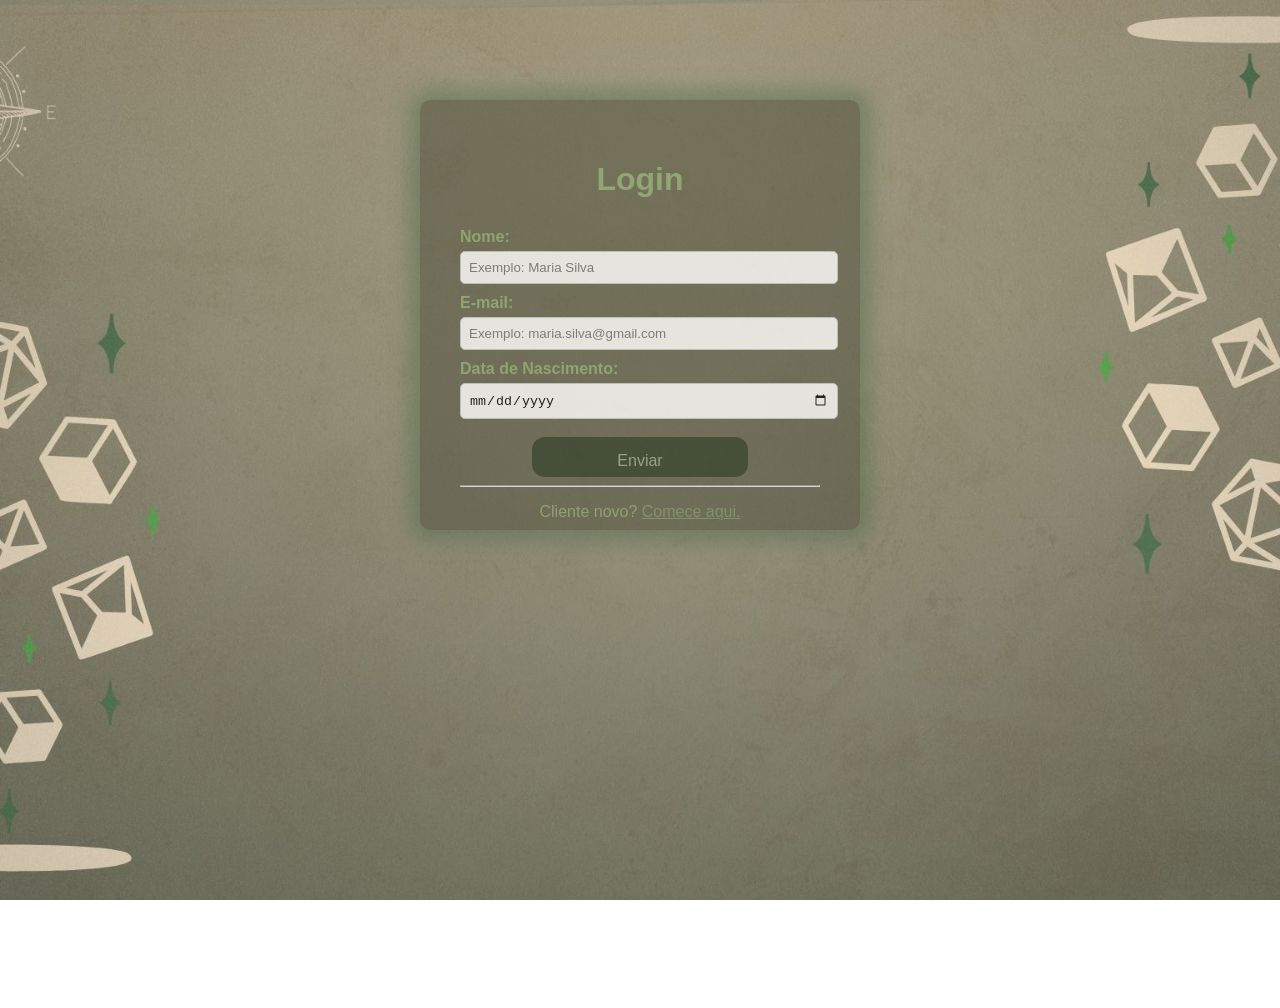
<file: Amoonthyst/loginArka.html>
<!DOCTYPE html>
<html lang="en">
<head>
    <meta charset="UTF-8">
    <meta name="viewport" content="width=device-width, initial-scale=1.0">
    <title>Login</title>
    <link rel="icon" href="Picsart_25-04-02_16-32-45-747.png">
   <style>
body{
        background-image: url('Plano de fundo tela de login.jpg');
        background-repeat: no-repeat;
        background-size: cover;
        background-attachment: fixed;
        background-position: center center;
        font-family: arial;
        margin-top: 100px;
        align-items: center;
        text-align: center;
        justify-content: center;
        height: 100vh;
        opacity: 75%;
    }
h1{
        color: #a7dd869a;;
        margin-bottom: 30px;
    }
button{
            background-color: #2c3a24;
            color: #96a88b; 
            border: none; 
            padding: 15px 0; 
            font-size: 16px; 
            border-radius: 13px; 
            cursor: pointer; 
            width: 60%;
            height: 40px;
            align-items: center;
    }
button:hover{
        background-color: #96a88b; 
        color:#2c3a24; 
        
    }
.container{
        background-color: #4e4e3bb0;
        box-shadow: 0 0 20px 10px #3f68448c;
        height: 350px;
        width: 360px;
        text-align: center;
        align-items: center;
        border-radius: 10px; 
        padding: 40px;
    }
label {
            display: block; 
            margin-top: 10px;
            font-weight: bold; 
            text-align: left;
        }
input {
            width: 100%; 
            padding: 8px; 
            margin-top: 5px; 
            border: 1px solid #ccc;
            border-radius: 5px; 
        }
form{
            color: #a7dd869a;;
        }

    .register-link{
        color: #8bb9709a;;
    }
    .register-link:hover{
        color: #2c3a24;
    }
   </style>
</head>
<body>
    <center>
    <div class="container">
        <h1>Login</h1>

        <form>
            <label for="nome">Nome:</label>
            <input type="text" id="nome" name="nome" placeholder="Exemplo: Maria Silva">
<br>
            <label for="email">E-mail:</label>
            <input type="email" id="email" name="email" placeholder="Exemplo: maria.silva@gmail.com">
<br>
            <label for="nascimento">Data de Nascimento:</label>
            <input type="date" id="nascimento" name="nascimento">
<br>
<br>
            <button type="submit">Enviar</button>
            <hr> <div class="new-customer-prompt">
        <p>Cliente novo? <a href="cadastroArka.html" class="register-link">Comece aqui.</a></p>
    </div>
        </form>
    </div>
</body>
</html>
</file>
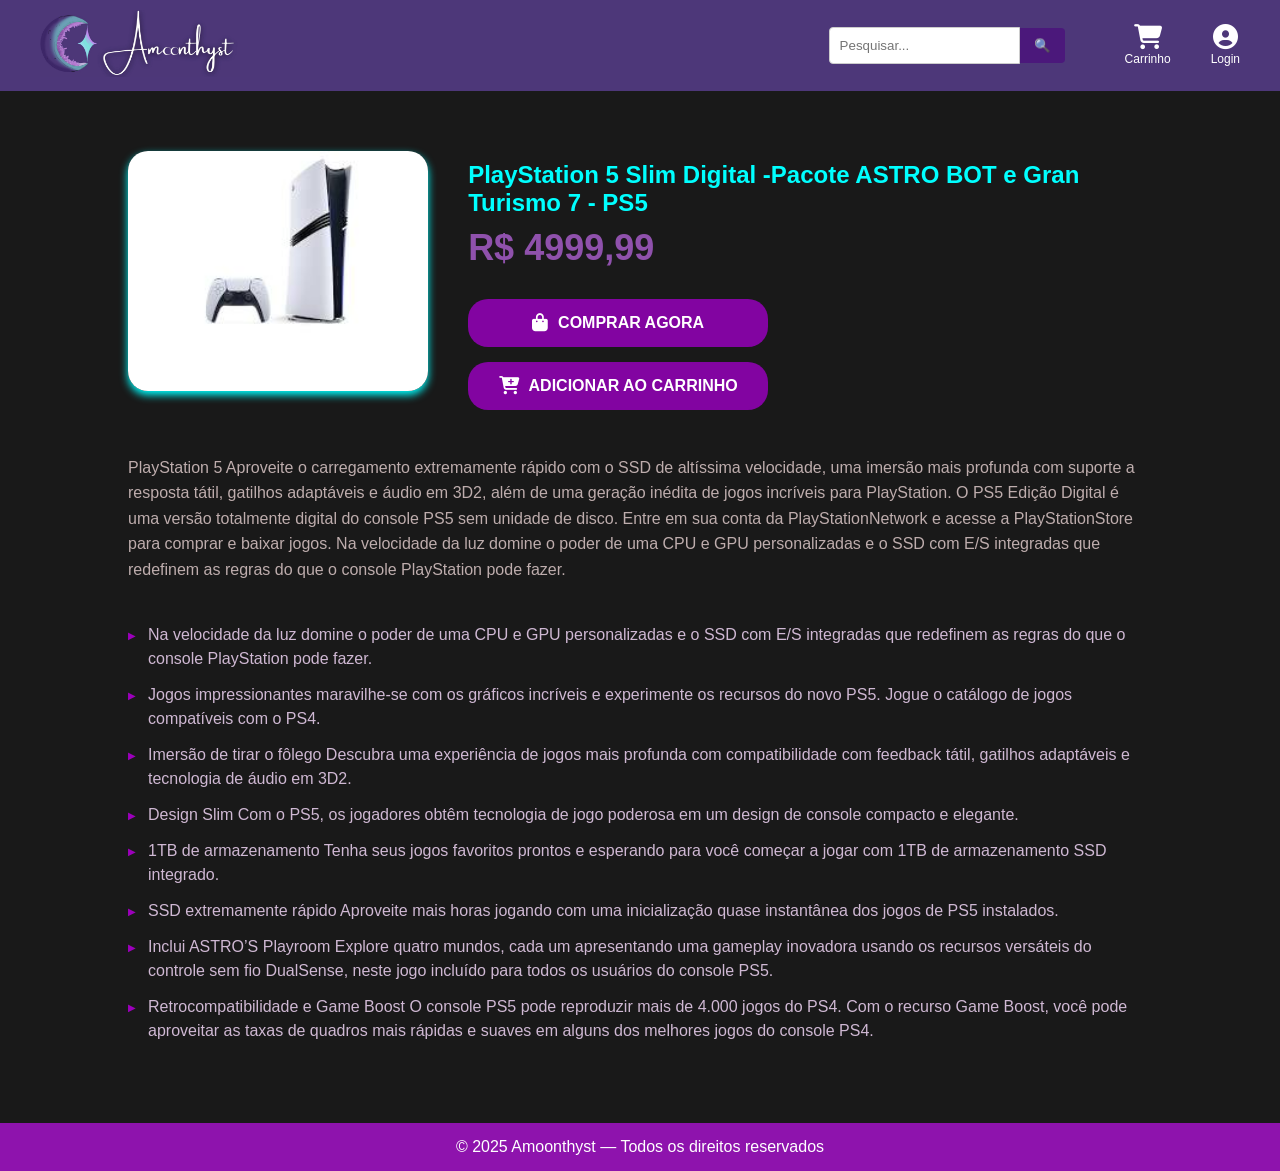
<file: Amoonthyst/produto.html>
<!DOCTYPE html>
<html lang="en">
<head>
    <meta charset="UTF-8">
    <meta name="viewport" content="width=device-width, initial-scale=1.0">
    <title>PlayStation 5 Slim Digital - Pacote ASTRO BOT e Gran Turismo 7 - PS5</title>
    <link rel="stylesheet" href="product.css">
    <link rel="icon" href="272 Sem Título_20251203225143.png">
    <link rel="stylesheet" href="https://cdnjs.cloudflare.com/ajax/libs/font-awesome/6.5.2/css/all.min.css">
</head>
<body>
    <header>
        <div class="logo"><a href="index.html"><img src="Amoonthyst.jpg" alt="Logo" class="logo"></a></div>
        <nav class="navbar bg-body-tertiary"> 
            <div class="search-container">
           <input type="text" id="search" placeholder="Pesquisar...">
           <button onclick="pesquisar()">🔍</button>
            </div>
            <p id="resultado"></p>
            <a href="carrinho.html" class="botao-carrinho"><i class="fas fa-shopping-cart"></i> <span>Carrinho</span></a> 
      <a href="login.html" target="_blank" class="botao-perfil"><i class="fas fa-user-circle"></i><span>Login</span></a>
    </nav>
    </header>
    <section class="banner-oferta">
        <div class="conteudo-principal">
            <div class="bloco-produto">
                <img src="PS5.jpg" alt="PlayStation 5 Slim com jogos" class="imagem-produto">
                
                <div class="info-e-botoes">
                    <h1 class="titulo-oferta">PlayStation 5 Slim Digital -Pacote ASTRO BOT e Gran Turismo 7 - PS5</h1>
                    <p class="preco">R$ 4999,99</p>
                    <button class="botao comprar">
                        <i class="fas fa-shopping-bag"></i> COMPRAR AGORA
                    </button>
                    <button class="botao carrinho">
                    <i class="fas fa-cart-plus"></i> ADICIONAR AO CARRINHO
                    </button>
                </div>
            </div>

            <p class="descricao-principal">
                PlayStation 5 Aproveite o carregamento extremamente rápido com o SSD de altíssima velocidade, uma imersão mais profunda com suporte a resposta tátil, gatilhos adaptáveis e áudio em 3D2, além de uma geração inédita de jogos incríveis para PlayStation. O PS5 Edição Digital é uma versão totalmente digital do console PS5 sem unidade de disco. Entre em sua conta da PlayStationNetwork e acesse a PlayStationStore para comprar e baixar jogos. 
                Na velocidade da luz domine o poder de uma CPU e GPU personalizadas e o SSD com E/S integradas que redefinem as regras do que o console PlayStation pode fazer.
            </p>

        <ul class="lista-recursos-seta">
    <li>
        Na velocidade da luz domine o poder de uma CPU e GPU personalizadas e o SSD com E/S integradas que redefinem as regras do que o console PlayStation pode fazer.
    </li>
    <li>
        Jogos impressionantes maravilhe-se com os gráficos incríveis e experimente os recursos do novo PS5. Jogue o catálogo de jogos compatíveis com o PS4.
    </li>
    <li>
        Imersão de tirar o fôlego Descubra uma experiência de jogos mais profunda com compatibilidade com feedback tátil, gatilhos adaptáveis e tecnologia de áudio em 3D2.
    </li>
    <li>
        Design Slim Com o PS5, os jogadores obtêm tecnologia de jogo poderosa em um design de console compacto e elegante.
    </li>
    <li>
        1TB de armazenamento Tenha seus jogos favoritos prontos e esperando para você começar a jogar com 1TB de armazenamento SSD integrado.
    </li>
    <li>
        SSD extremamente rápido Aproveite mais horas jogando com uma inicialização quase instantânea dos jogos de PS5 instalados.
    </li>
    <li>
        Inclui ASTRO’S Playroom Explore quatro mundos, cada um apresentando uma gameplay inovadora usando os recursos versáteis do controle sem fio DualSense, neste jogo incluído para todos os usuários do console PS5.
    </li>
    <li>
        Retrocompatibilidade e Game Boost O console PS5 pode reproduzir mais de 4.000 jogos do PS4. Com o recurso Game Boost, você pode aproveitar as taxas de quadros mais rápidas e suaves em alguns dos melhores jogos do console PS4.
    </li>
</ul>
        </div>
    </section>
    <footer>
         <p>© 2025 Amoonthyst — Todos os direitos reservados</p>
    </footer>
</body>
</html>
</file>
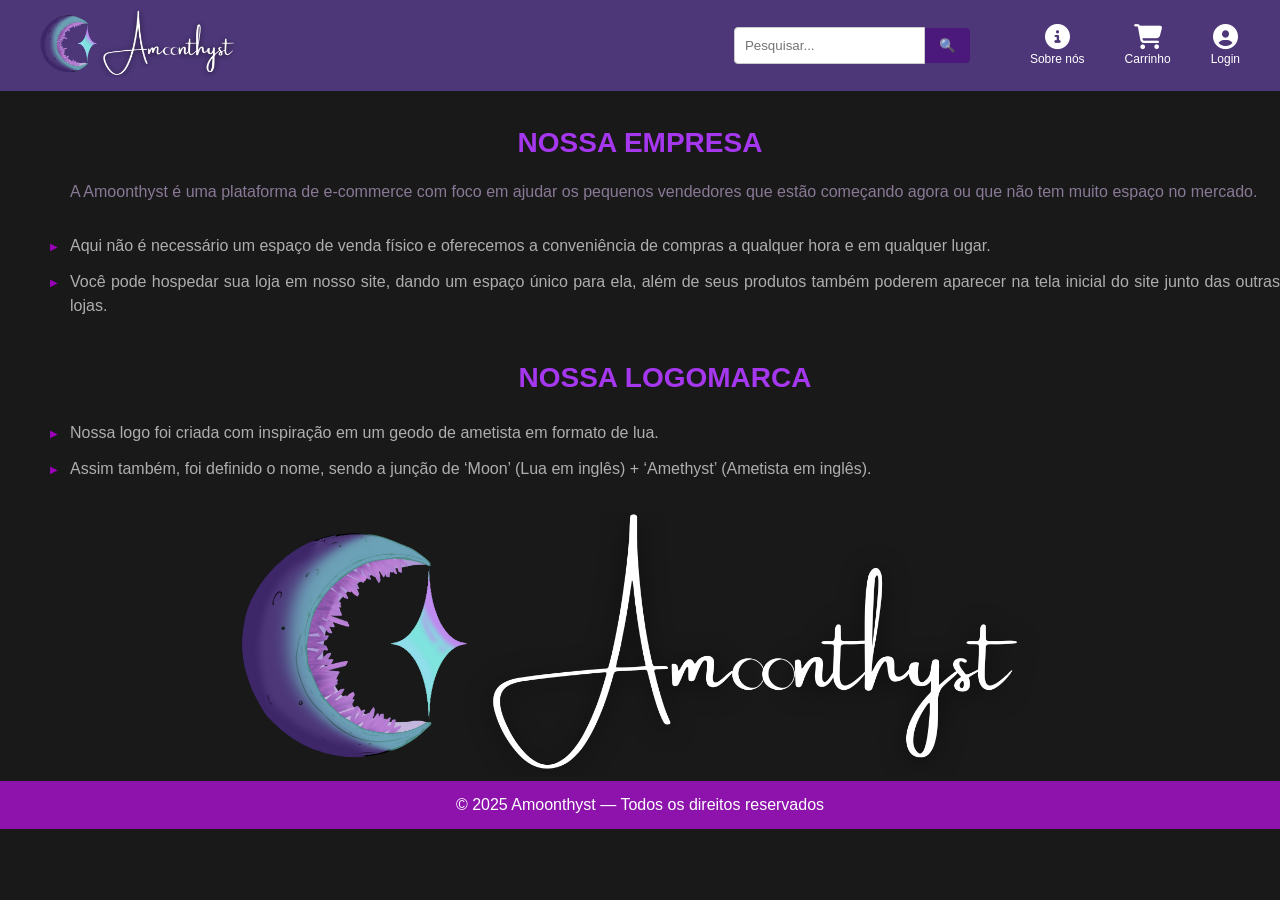
<file: Amoonthyst/sobreNos.html>
<!DOCTYPE html>
<html lang="en">
<head>
    <meta charset="UTF-8">
    <meta name="viewport" content="width=device-width, initial-scale=1.0">
    <title>Sobre nós</title>
    <link rel="icon" href="272 Sem Título_20251203225143.png">
<style>
 body {
    display: flex;
    flex-direction: column;
    min-height: 100vh;  
    background-color: #191919;    
  }
  .logo{
    width: 200px;
    height: auto;
  }
* {
    box-sizing: border-box;
    margin: 0;
    padding: 0;
    font-family: Arial, sans-serif;
  }
a {
    text-decoration: none;
    color: inherit;
  }
header {
    background-color: #4d3779;
    color: white;
    padding: 10px 40px;
    display: flex;
    justify-content: space-between;
    align-items: center;
  }
  header nav {
    display: flex;
    align-items: center;
    gap: 20px; 
}
header nav a {
    margin-left: 20px;
    color: white;
    font-weight: bold;
  }
header nav a:hover {
    color: #b28ae6;
  }
header nav a:hover .fas.fa-user-circle {
    color: #b28ae6;
}
.botao-sobre-nos {
    display: flex;
    flex-direction: column; 
    align-items: center; 
    text-align: center;
    gap: 2px;
}
.botao-sobre-nos .fas {
    font-size: 25px; 
}
.botao-sobre-nos span {
    font-size: 12px;
    font-weight: normal; 
}
.botao-carrinho {
    display: flex; 
    flex-direction: column; 
    align-items: center; 
    text-align: center;
    gap: 2px; 
}
.botao-carrinho .fas {
    font-size: 25px; 
}

.botao-carrinho span {
    font-size: 12px; 
    font-weight: normal; 
}
.botao-perfil {
    display: flex; 
    flex-direction: column; 
    align-items: center; 
    text-align: center; 
    gap: 2px; 
}
.fas.fa-user-circle {
    font-size: 25px;
}
.botao-perfil span {
    font-size: 12px; 
    font-weight: normal; 
}
.search-container {
    display: flex;
    align-items: center;  
    flex-grow: 1; 
    text-align: center; 
    justify-content: center; 
  }
input[type="text"] {
    flex: 1;
    max-width: 700px;
    padding: 10px;
    border: 1px solid #ccc;
    border-radius: 4px 0 0 4px;
  }
button {
    padding: 10px 14px;
    border: none;
    background: #4b187b;
    color: white;
    border-radius: 0 4px 4px 0;
    cursor: pointer;
  }
button:hover {
    background: #6500b3;
  }
  .conteudo-sobre-nos {
    text-align: center;
  }
.sobreNos{
    font-size: 28px;
    text-transform: uppercase;
    color: rgb(165, 55, 238); 
    text-align: center;
    margin-bottom: 20px; 
}
.texto{
    font-size: 16px;
    line-height: 1.6;
    margin-bottom: 50px;
    margin-left: 50px;
    color: #897996; 
    text-align: justify;
    margin-bottom: 30px; 
    padding: 0 20px;
}
.topicos{
    list-style: none; 
    padding-left: 0; 
    margin-top: 20px;
    font-size: 16px;
    line-height: 1.6;
    margin-bottom: 30px;
    margin-left: 50px;
    color: #afaeaf;
    text-align: justify;
}
.topicos li{
    position: relative; 
    padding-left: 20px; 
    margin-bottom: 12px;
    line-height: 1.5;
}
.topicos li::before {
    content: "▶"; 
    color: #9c00bb; 
    font-size: 10px; 
    position: absolute;
    left: 0; 
    top: 5px; 
}
.logo-centralizada {
    margin-top: 30px; 
}
.logo-img-central {
    width: 800px; 
    height: auto;
    display: inline-block; 
}
footer {
    background-color: #8e13ad;
    color: white;
    text-align: center;
    padding: 15px 0;
  }
</style>
    <link rel="stylesheet" href="https://cdnjs.cloudflare.com/ajax/libs/font-awesome/6.5.2/css/all.min.css">      
</head>
<body>
    <header>
        <div class="logo"><a href="index.html"><img src="Amoonthyst.jpg" alt="Logo" class="logo"></a></div>

        <nav class="navbar bg-body-tertiary"> 
            <div class="search-container">
           <input type="text" id="search" placeholder="Pesquisar...">
           <button onclick="pesquisar()">🔍</button>
            </div>
            <p id="resultado"></p>
      <a href="sobreNos.html" class="botao-sobre-nos"><i class="fas fa-info-circle"></i> <span>Sobre nós</span></a>      
      <a href="carrinho.html" class="botao-carrinho"><i class="fas fa-shopping-cart"></i> <span>Carrinho</span></a> 
      <a href="login.html" target="_blank" class="botao-perfil"><i class="fas fa-user-circle"></i><span>Login</span></a>
    </nav>
    </header>
   <br>
   <br>
    <section class="conteudo-sobre-nos">

      <h1 class="sobreNos">Nossa empresa</h1> 
    <p class="texto">A Amoonthyst é uma plataforma de e-commerce com foco em ajudar os pequenos vendedores que estão começando agora ou que não tem muito espaço no mercado.</p>

       <ul class="topicos">
    <li>
      Aqui não é necessário um espaço de venda físico e oferecemos a conveniência de compras a qualquer hora e em qualquer lugar.
    </li>
    <li>
      Você pode hospedar sua loja em nosso site, dando um espaço único para ela, além de seus produtos também poderem aparecer na tela inicial do site junto das outras lojas.
    </li>
  <br>
  <h2 class="sobreNos"> Nossa logomarca</h2>
  <li> Nossa logo foi criada com inspiração em um geodo de ametista em formato de lua.</li> 
  <li> Assim também, foi definido o nome, sendo a junção de ‘Moon’ (Lua em inglês) + ‘Amethyst’ (Ametista em inglês).</li>
  </ul>

  <div class="logo-centralizada"><img src="Cópia de Amoonthyst.png" alt="Logo" class="logo-img-central">

  </section>
    <footer>
        <p>© 2025 Amoonthyst — Todos os direitos reservados</p>
   </footer>
</body>
</html>
</file>
<file: Amoonthyst/slide.css>
section.slider{
    margin: 0 auto;
    max-width: 1200px; 
    height: 300px; 
    overflow: hidden;
    position: relative; 
}
.slider-content{
    width: 300%; 
    height: 100%;
    display: flex;
}
.slider-content input[type="radio"] {
    display: none; 
}
.slide-box{
    width: 33.33%;
    height: 100%;
    position: relative;
    text-align: center;
}
.slide-box img{
    width: 100%;
    height: 100%;
    object-fit: cover; 
}
.primeiro {
    transition: margin-left 1s ease-in-out; 
}
#radio1:checked ~ .primeiro{
    margin-left: 0%;
}
#radio2:checked ~ .primeiro{
    margin-left: -33.33%; 
}
#radio3:checked ~ .primeiro{
    margin-left: -66.66%; 
}
.prev-slide, .next-slide {
    position: absolute;
    top: 50%; 
    transform: translateY(-50%); 
    z-index: 10; 
    cursor: pointer;
    padding: 10px 15px;
    background: rgba(0, 0, 0, 0.5); 
    color: white;
    border: none;
    border-radius: 5px;
    font-size: 1.5em;
    transition: background 0.3s;
}
.prev-slide:hover, .next-slide:hover {
    background: rgba(0, 0, 0, 0.7); 
}
.prev-slide {
    left: 10px;
}
.next-slide {
    right: 10px;
}
.nav-manual, .nav-auto{
    position: absolute;
    width: 100%;
    display: flex; 
    justify-content: center;
    bottom: 15px; 
}
.nav-manual .manual-btn, .nav-auto div{
    border: 1px solid #39185f;
    padding: 6px;
    border-radius: 50%;
    cursor: pointer;
    transition: background-color 0.2s;
    background-color: transparent; 
}
.nav-manual .manual-btn:not(:last-child), .nav-auto div:not(:last-child){
    margin-right: 10px;
}
#radio1:checked ~ .nav-auto .auto-btn-1,
#radio2:checked ~ .nav-auto .auto-btn-2,
#radio3:checked ~ .nav-auto .auto-btn-3 {
    background-color: #39185f; /
}
.nav-manual .manual-btn:hover {
    background-color: #999;
}
</file>
<file: Amoonthyst/style.css>
html {
  scroll-behavior: smooth;
}
body {
    display: flex;
    flex-direction: column;
    min-height: 100vh;  
    background-color: #191919;    
  }
  .logo{
    width: 200px;
    height: auto;
  }
* {
    box-sizing: border-box;
    margin: 0;
    padding: 0;
    font-family: Arial, sans-serif;
  }
a {
    text-decoration: none;
    color: inherit;
  }
header {
    background-color: #4d3779;
    color: white;
    padding: 10px 40px;
    display: flex;
    justify-content: space-between;
    align-items: center;
  }
  header nav {
    display: flex;
    align-items: center;
    gap: 20px; 
}
header nav a {
    margin-left: 20px;
    color: white;
    font-weight: bold;
  }
header nav a:hover {
    color: #b28ae6;
  }
header nav a:hover .fas.fa-user-circle {
    color: #b28ae6;
}
.botao-sobre-nos {
    display: flex;
    flex-direction: column; 
    align-items: center; 
    text-align: center;
    gap: 2px;
}
.botao-sobre-nos .fas {
    font-size: 25px; 
}
.botao-sobre-nos span {
    font-size: 12px;
    font-weight: normal; 
}
.botao-carrinho {
    display: flex; 
    flex-direction: column; 
    align-items: center; 
    text-align: center;
    gap: 2px; 
}
.botao-carrinho .fas {
    font-size: 25px; 
}

.botao-carrinho span {
    font-size: 12px; 
    font-weight: normal; 
}
.botao-perfil {
    display: flex; 
    flex-direction: column; 
    align-items: center; 
    text-align: center; 
    gap: 2px; 
}
.fas.fa-user-circle {
    font-size: 25px;
}
.botao-perfil span {
    font-size: 12px; 
    font-weight: normal; 
}
.search-container {
    display: flex;
    align-items: center;  
    flex-grow: 1; 
    text-align: center; 
    justify-content: center; 
  }
input[type="text"] {
    flex: 1;
    max-width: 700px;
    padding: 10px;
    border: 1px solid #ccc;
    border-radius: 4px 0 0 4px;
  }
button {
    padding: 10px 14px;
    border: none;
    background: #4b187b;
    color: white;
    border-radius: 0 4px 4px 0;
    cursor: pointer;
  }
button:hover {
    background: #6500b3;
  }
footer {
    background-color: #8e13ad;
    color: white;
    text-align: center;
    padding: 15px 0;
  }
</file>
<file: Amoonthyst/cards.css>
body {
    height: 100%; 
    margin: 0;
    padding: 0;
}
.p-slider {
    background-color: #191919; 
    display: flex;
    flex-direction: column; 
    justify-content: center;
    align-items: center;
    max-width: 1200px;
    margin: 40px auto;
    padding: 0 15px;
}
.product-slider-heading{
    font-size: 28px;
    text-transform: uppercase;
    color: floralwhite; 
    text-align: center;
    font-size: 2rem;
    color: #bb70ce;
    margin-bottom: 20px;
    border-bottom: 2px solid #335053;
    padding-bottom: 5px;
}
.products-wrapper {
    display: flex; 
    justify-content: center; 
    width: 95%; 
    max-width: 750px; 
    align-items: stretch;
    -webkit-overflow-scrolling: touch;
    scrollbar-width: none; 
    gap: 5px;
    padding-bottom: 20px;
}
.products-wrapper::-webkit-scrollbar {
    display: none;
}
.product-box{
    background-color: #191919; 
    box-shadow: 0 0 10px rgba(162, 1, 184, 0.5); 
    display: flex;
    flex-shrink: 0; 
    flex-direction: column;
    min-width: 227px;
    width: 227px; 
    padding: 15px; 
    border: 1px solid #453046;
    border-radius: 10px;
    margin: 20px; 
    box-sizing: border-box; 
    overflow: hidden; 
    transition: box-shadow 0.3s ease-in-out, transform 0.2s ease-in-out;
}
.product-box:hover{
    box-shadow: 0 0 20px 10px rgba(213, 0, 241, 0.5);
    transform: scale(1.05); 
}
.p-img-container {
    width: 100%;
    aspect-ratio: 1 / 1; 
    display: block; 
    overflow: hidden; 
    position: relative; 
    margin-bottom: 10px; 
    border-radius: 6px;
    border-top-left-radius: 10px;
    border-top-right-radius: 10px;
}
.p-img-container a {
    width: 100%;
    height: 100%; 
    display: block;
    position: relative;
}
.p-img {
    width: 100%;
    height: 100%; 
    display: block;
}
.p-img img {
    width: 100%;
    height: 100%; 
    object-fit: cover; 
    object-position: center; 
    animation: fade 0.6s;
}
.p-box-text {
    padding: 15px; 
    position: relative; 
    z-index: 2; 
    width: 100%;
    box-sizing: border-box;
    margin-top: 0; 
    min-height: 160px; 
    color: white; 
    display: flex; 
    flex-direction: column; 
    flex-grow: 1;
}
.product-category {
    font-size: 0.85rem;
    color: #ba75cf;
    margin-bottom: 5px;
}
.product-category span {
    color: #999; 
    font-size: 0.9em;
    display: block;
    margin: 5px 0px;
    margin-bottom: 5px;
}
.product-title{
    color: aqua; 
    font-weight: 600;
    font-size: 1.1rem;
    line-height: 1.3;
    transition: all ease 0.3s;
    flex-grow: 1;
    display: block;
}
.product-title:hover{
    color: aquamarine; 
    opacity: 1;
}
.price-buy{
    display: flex;
    justify-content: space-between;
    align-items: center;
    margin-top: auto; 
}
.price-buy .p-price{
    font-size: 1.3rem;
    color: rgb(143, 81, 172); 
    font-weight: 700;
    margin-bottom: 0;
}
.price-buy .p-buy-btn {
    background-color: #960ad6;
    border: none;
    color: white;
    padding: 8px 12px;
    border-radius: 5px;
    text-decoration: none;
    font-weight: 600;
    transition: background-color 0.3s;
    font-size: 1em;
}
.price-buy .p-buy-btn:hover {
    background-color: #3a1f5e;
}
@media (max-width: 600px) {
    .product-box {
        width: 180px;
        min-width: 180px;
    }
    .product-slider-heading {
        font-size: 1.5rem;
    }
}
</file>
<file: Amoonthyst/ArkaCarrinho.css>
body {
    display: flex;
    flex-direction: column; 
    min-height: 100vh;  
    background-color: #a8a58b;    
  }
  .logo{
    width: 200px;
    height: auto;
  }
* {
    box-sizing: border-box;
    margin: 0;
    padding: 0;
    font-family: Arial, sans-serif;
  }
a {
    text-decoration: none;
    color: inherit;
  }
header {
    background-color: #626b5c;
    color: white;
    padding: 10px 40px;
    display: flex;
    justify-content: space-between;
    align-items: center;
  }
  header nav {
    display: flex;
    align-items: center;
    gap: 20px; 
}
header nav a {
    margin-left: 20px;
    color: white;
    font-weight: bold;
  }
header nav a:hover {
    color: #8ea88b;
  }
header nav a:hover .fas.fa-user-circle {
    color: #8ea88b;  
}
.botao-carrinho {
    display: flex; 
    flex-direction: column; 
    align-items: center; 
    text-align: center;
    gap: 2px; 
}
.botao-carrinho .fas {
    font-size: 25px; 
}

.botao-carrinho span {
    font-size: 12px; 
    font-weight: normal; 
}
.botao-perfil {
    display: flex; 
    flex-direction: column; 
    align-items: center; 
    text-align: center; 
    gap: 2px; 
}
.fas.fa-user-circle {
    font-size: 25px;
}
.botao-perfil span {
    font-size: 12px; 
    font-weight: normal; 
}
.search-container {
    display: flex;
    align-items: center;  
    flex-grow: 1; 
    text-align: center; 
    justify-content: center; 
  }
input[type="text"] {
    flex: 1;
    max-width: 700px;
    padding: 10px;
    border: 1px solid #ccc;
    border-radius: 4px 0 0 4px;
  }
button {
    padding: 10px 14px;
    border: none;
    background: #96a88b;
    color: white;
    border-radius: 0 4px 4px 0;
    cursor: pointer;
  }
button:hover {
    background:#90a871;
  }
footer {
    background-color: #626b5c;
    color: white;
    text-align: center;
    padding: 15px 0;
  }
.lista-de-produtos {
    max-width: 1000px;
    margin: 0 auto;
}
.produto-item {
    display: flex; 
    align-items: flex-start; 
    padding: 20px 0;
    margin-bottom: 30px;
  }
.produto-imagem {
    width: 200px; 
    margin-right: 40px;
}
.produto-imagem img {
    max-width: 100%;
    height: auto;
    border: 3px solid rgba(91, 133, 55, 0.5); 
    box-shadow: 0 4px 8px rgba(124, 255, 9, 0.5);
}
.produto-detalhes {
    flex-grow: 1; 
    display: flex;
    flex-direction: column; 
}
.produto-titulo {
    font-size: 18px;
    font-weight: bold;
    margin-top: 0;
    margin-bottom: 5px;
    color: rgba(33, 65, 5, 0.5);
}
.produto-preco {
    font-size: 24px;
    font-weight: bold;
    margin-bottom: 20px;
    color: rgba(49, 105, 0, 0.5);
}
.botao-comprar-agora {
    display: flex;
    align-items: center;
    justify-content: center;
    width: 200px; 
    padding: 10px 20px;
    margin-bottom: 15px;
    border: none;
    border-radius: 20px;
    cursor: pointer;
    font-size: 14px;
    font-weight: bold;
    background-color:  rgba(78, 85, 7, 0.5); 
    color: white;
    transition: background-color 0.3s;
}
.botao-comprar-agora i {
    margin-right: 8px;
}
.botao-comprar-agora:hover {
    background-color:rgba(94, 156, 43, 0.5);
}
.controle-quantidade {
    display: flex;
    align-items: center;
    border: 1px solid #068b11; 
    border-radius: 20px;
    width: 150px;
    overflow: hidden; 
}
.btn-quantidade {
    background-color: #36552d; 
    color: white;
    border: none;
    padding: 8px 15px;
    cursor: pointer;
    font-size: 16px;
    font-weight: bold;
    flex-grow: 0;
    transition: background-color 0.3s;
}
.btn-quantidade:hover {
    background-color:  #246d24;
}
.quantidade-valor {
    background-color: #7d9458; 
    padding: 8px 15px;
    font-size: 16px;
    font-weight: bold;
    color: white;
    text-align: center;
    flex-grow: 1; 
}
</file>
<file: Amoonthyst/cardsArka.css>
body {
    height: 100%; 
    margin: 0;
    padding: 0;
}
.p-slider {
    background-color: #a8a58b; 
    display: flex;
    flex-direction: column; 
    justify-content: center;
    align-items: center;
    max-width: 1200px;
    margin: 40px auto;
    padding: 0 15px;
}
.product-slider-heading{
    text-transform: uppercase;
    text-align: center;
    font-size: 2rem;
    color: #333;
    margin-bottom: 20px;
    border-bottom: 2px solid #929b69;
    padding-bottom: 5px;
}
.products-wrapper {
    display: flex; 
    justify-content: center; 
    width: 95%; 
    max-width: 1750px; 
    align-items: stretch;
    display: flex;
    -webkit-overflow-scrolling: touch;
    scrollbar-width: none; 
    gap: 5px;
    padding-bottom: 20px;
}
.products-wrapper::-webkit-scrollbar {
    display: none;
}
.product-box{
    background-color: #191919;
    box-shadow: 0 0 10px rgba(124, 255, 9, 0.5); 
    display: flex;
    flex-shrink: 0; 
    flex-direction: column;
    min-width: 227px;
    width: 227px;  
    padding: 15px; 
    border: 1px solid #ddd;
    border-radius: 10px;
    margin: 20px; 
    box-sizing: border-box; 
    overflow: hidden; 
    transition: box-shadow 0.3s ease-in-out, transform 0.2s ease-in-out;
}
.product-box:hover{
    box-shadow: 0 0 20px 10px rgba(225, 241, 0, 0.5);
    transform: scale(1.05); 
}
.p-img-container {
    width: 100%;
    aspect-ratio: 1 / 1; 
    display: block; 
    overflow: hidden; 
    position: relative; 
    margin-bottom: 10px; 
    border-radius: 6px;
    border-top-left-radius: 10px;
    border-top-right-radius: 10px;
}
.p-img-container a {
    width: 100%;
    height: 100%; 
    display: block;
    position: relative;
}
.p-img {
    width: 100%;
    height: 100%; 
    display: block;
}
.p-img img {
    width: 100%;
    height: 100%; 
    object-fit: cover; 
    object-position: center; 
    animation: fade 0.6s;
}
.p-box-text {
    padding: 15px; 
    position: relative; 
    z-index: 2; 
    width: 100%;
    box-sizing: border-box;
    margin-top: 0; 
    min-height: 160px; 
    color: white; 
    display: flex; 
    flex-direction: column; 
    flex-grow: 1;
}
.product-category {
    font-size: 0.85rem;
    color: #666;
    margin-bottom: 5px;
}
.product-category span {
    color: #999; 
    font-size: 0.9em;
    display: block;
    margin: 5px 0px;
    margin-bottom: 5px;
}
.product-title{
    color: rgb(30, 124, 57); 
    font-weight: 600;
    font-size: 1.1rem;
    line-height: 1.3;
    transition: all ease 0.3s;
    flex-grow: 1;
    display: block;
}
.product-title:hover{
    color: rgb(127, 255, 159); 
    opacity: 1;
}
.price-buy{
    display: flex;
    justify-content: space-between;
    align-items: center;
    margin-top: auto;
}
.price-buy .p-price{
    font-size: 1.3rem;
    color: rgb(96, 129, 92); 
    font-weight: 700;
    margin-bottom: 0;
}
.price-buy .p-buy-btn {
    background-color: #929b69;
    border: none;
    color: rgb(201, 193, 193);
    padding: 8px 12px;
    border-radius: 5px;
    text-decoration: none;
    font-weight: 600;
    transition: background-color 0.3s;
    font-size: 1em;
}
.price-buy .p-buy-btn:hover {
    background-color: #084e27;
}
@media (max-width: 600px) {
    .product-box {
        width: 180px;
        min-width: 180px;
    }
    .product-slider-heading {
        font-size: 1.5rem;
    }
}
.main-categories-section {
    max-width: 1200px;
    margin: 50px auto;
    padding: 0 15px;
    text-align: center; 
}
.category-heading {
    text-transform: uppercase;
    text-align: center;
    font-size: 2rem;
    color: #333;
    margin-bottom: 20px;
    border-bottom: 2px solid #929b69;
    padding-bottom: 5px;
}
.category-list {
    display: flex;
    justify-content: space-around;
    gap: 20px;
    flex-wrap: wrap; 
}
.category-item {
    display: flex;
    flex-direction: column;
    align-items: center;
    text-decoration: none;
    color: #333;
    transition: transform 0.3s;
    min-width: 100px;
}
.category-item:hover {
    color: #084e27; 
    transform: translateY(-5px); 
}
.category-icon-wrapper {
    width: 100px; 
    height: 100px;
    border-radius: 50%; 
    background-color: #f0f0f0;
    border: 3px solid #929b69; 
    overflow: hidden; 
    display: flex;
    justify-content: center;
    align-items: center;
    margin-bottom: 8px;
}
.category-icon-wrapper img {
    width: 700%;
    height: 100%;
    object-fit: contain; 
}
.category-name {
    font-size: 0.9rem;
    font-weight: 600;
    text-align: center;
    padding: 0 5px;
}

@media (max-width: 500px) {
    .category-icon-wrapper {
        width: 70px; 
        height: 70px;
    }
}
</file>
<file: Amoonthyst/ArkaStyle.css>
body {
    display: flex;
    flex-direction: column; 
    min-height: 100vh;  
    background-color: #a8a58b;    
  }
  .logo{
    width: 200px;
    height: auto;
  }
* {
    box-sizing: border-box;
    margin: 0;
    padding: 0;
    font-family: Arial, sans-serif;
  }
a {
    text-decoration: none;
    color: inherit;
  }
header {
    background-color: #626b5c;
    color: white;
    padding: 10px 40px;
    display: flex;
    justify-content: space-between;
    align-items: center;
  }
  header nav {
    display: flex;
    align-items: center;
    gap: 20px; 
}
header nav a {
    margin-left: 20px;
    color: white;
    font-weight: bold;
  }
header nav a:hover {
    color: #8ea88b;
  }
header nav a:hover .fas.fa-user-circle {
    color: #8ea88b;  
}
.botao-carrinho {
    display: flex; 
    flex-direction: column; 
    align-items: center; 
    text-align: center;
    gap: 2px; 
}
.botao-carrinho .fas {
    font-size: 25px; 
}

.botao-carrinho span {
    font-size: 12px; 
    font-weight: normal; 
}
.botao-perfil {
    display: flex; 
    flex-direction: column; 
    align-items: center; 
    text-align: center; 
    gap: 2px; 
}
.fas.fa-user-circle {
    font-size: 25px;
}
.botao-perfil span {
    font-size: 12px; 
    font-weight: normal; 
}
.search-container {
    display: flex;
    align-items: center;  
    flex-grow: 1; 
    text-align: center; 
    justify-content: center; 
  }
input[type="text"] {
    flex: 1;
    max-width: 700px;
    padding: 10px;
    border: 1px solid #ccc;
    border-radius: 4px 0 0 4px;
  }
button {
    padding: 10px 14px;
    border: none;
    background: #96a88b;
    color: white;
    border-radius: 0 4px 4px 0;
    cursor: pointer;
  }
button:hover {
    background:#90a871;
  }
footer {
    background-color: #626b5c;
    color: white;
    text-align: center;
    padding: 15px 0;
  }
</file>
<file: Amoonthyst/Arkaprodu.css>
body {
    display: flex;
    flex-direction: column; 
    min-height: 100vh;  
    background-color: #a8a58b;    
  }
  .logo{
    width: 200px;
    height: auto;
  }
* {
    box-sizing: border-box;
    margin: 0;
    padding: 0;
    font-family: Arial, sans-serif;
  }
a {
    text-decoration: none;
    color: inherit;
  }
header {
    background-color: #626b5c;
    color: white;
    padding: 10px 40px;
    display: flex;
    justify-content: space-between;
    align-items: center;
  }
  header nav {
    display: flex;
    align-items: center;
    gap: 20px; 
}
header nav a {
    margin-left: 20px;
    color: white;
    font-weight: bold;
  }
header nav a:hover {
    color: #8ea88b;
  }
header nav a:hover .fas.fa-user-circle {
    color: #8ea88b;  
}
.botao-carrinho {
    display: flex; 
    flex-direction: column; 
    align-items: center; 
    text-align: center;
    gap: 2px; 
}
.botao-carrinho .fas {
    font-size: 25px; 
}
.botao-carrinho span {
    font-size: 12px; 
    font-weight: normal; 
}
.botao-perfil {
    display: flex; 
    flex-direction: column; 
    align-items: center; 
    text-align: center; 
    gap: 2px; 
}
.fas.fa-user-circle {
    font-size: 25px;
}
.botao-perfil span {
    font-size: 12px; 
    font-weight: normal; 
}
.search-container {
    display: flex;
    align-items: center;  
    flex-grow: 1; 
    text-align: center; 
    justify-content: center; 
  }
input[type="text"] {
    flex: 1;
    max-width: 700px;
    padding: 10px;
    border: 1px solid #ccc;
    border-radius: 4px 0 0 4px;
  }
button {
    padding: 10px 14px;
    border: none;
    background: #96a88b;
    color: white;
    border-radius: 0 4px 4px 0;
    cursor: pointer;
  }
button:hover {
    background:#90a871;
  }
footer {
    background-color: #626b5c;
    color: white;
    text-align: center;
    padding: 15px 0;
  }
.banner-oferta {
    background-color: #a8a58b; 
    padding: 60px 0; 
    display: flex;
    justify-content: center; 
    color: #e2e7e2; /
}
.conteudo-principal {
    width: 80%; 
    max-width: 1200px;
    margin: 0 auto;
}
.bloco-produto {
    display: flex; 
    align-items: flex-start; 
    margin-bottom: 30px;
}
.imagem-produto {
    width: 350px; 
    height: auto;
    margin-right: 40px; 
    box-shadow: 0 4px 8px  rgba(124, 255, 9, 0.5); 
    border-radius: 20px;
    transition: box-shadow 0.3s ease-in-out, transform 0.2s ease-in-out; 
  }
.imagem-produto:hover{
    transform: scale(1.05); 
    box-shadow: 0 0 20px 10px  rgba(91, 133, 55, 0.5);  
}
.info-e-botoes {
    display: flex;
    flex-direction: column;
    justify-content: flex-start;
    padding-top: 10px; 
}
.titulo-oferta {
    font-size: 24px;
    font-weight: bold;
    margin-bottom: 10px;
    color:  rgba(33, 65, 5, 0.5); 
}
.preco {
    font-size: 36px;
    font-weight: bold;
    margin-bottom: 30px;
    color:  rgba(49, 105, 0, 0.5); 
}
.botao {
    display: flex;
    align-items: center;
    justify-content: center;
    width: 300px; 
    padding: 15px 25px;
    margin-bottom: 15px;
    border: none;
    border-radius: 4px;
    cursor: pointer;
    font-size: 16px;
    font-weight: bold;
    transition: background-color 0.3s;
}
.botao i {
    margin-right: 10px; 
    font-size: 18px;
}
.comprar {
    background-color:  rgba(78, 85, 7, 0.5); 
    color: rgb(221, 236, 215);
    border-radius: 20px;  
    transition: box-shadow 0.3s ease-in-out, transform 0.2s ease-in-out;  
}
.comprar:hover {
    background-color: rgba(94, 156, 43, 0.5);
    transform: scale(1.05); 
    box-shadow: 0 0 20px 10px rgba(179, 194, 92, 0.5);  
}
.carrinho {
    background-color: rgba(78, 85, 7, 0.5); 
    color: white;
    border-radius: 20px;
}
.carrinho:hover {
    background-color: rgba(94, 156, 43, 0.5);
    transform: scale(1.05); 
    box-shadow: 0 0 20px 10px rgba(179, 194, 92, 0.5); 
 }
.descricao-principal {
    font-size: 16px;
    line-height: 1.6;
    margin-bottom: 20px;
    color: #4d664f; 
}
.descricao-principal {
    margin-bottom: 40px; 
}
.lista-recursos-seta {
    list-style: none; 
    padding-left: 0; 
    margin-top: 20px;
    font-size: 16px;
    line-height: 1.6;
    margin-bottom: 20px;
    color: #2d3b2d; 
}
.lista-recursos-seta li {
    position: relative; 
    padding-left: 20px; 
    margin-bottom: 12px;
    line-height: 1.5;
}
.lista-recursos-seta li::before {
    content: "▶"; 
    color: #3c5a36; 
    font-size: 10px; 
    position: absolute;
    left: 0; 
    top: 5px; 
}
</file>
<file: Amoonthyst/carrinho.css>
body {
    display: flex;
    flex-direction: column;
    min-height: 100vh;  
    background-color: #191919;    
  }
  .logo{
    width: 200px;
    height: auto;
  }
* {
    box-sizing: border-box;
    margin: 0;
    padding: 0;
    font-family: Arial, sans-serif;
  }
a {
    text-decoration: none;
    color: inherit;
  }
header {
    background-color: #4d3779;
    color: white;
    padding: 10px 40px;
    display: flex;
    justify-content: space-between;
    align-items: center;
  }
  header nav {
    display: flex;
    align-items: center;
    gap: 20px; 
}
header nav a {
    margin-left: 20px;
    color: white;
    font-weight: bold;
  }
header nav a:hover {
    color: #b28ae6;
  }
header nav a:hover .fas.fa-user-circle {
    color: #b28ae6;
}
.botao-carrinho {
    display: flex; 
    flex-direction: column; 
    align-items: center; 
    text-align: center;
    gap: 2px; 
}
.botao-carrinho .fas {
    font-size: 25px; 
}

.botao-carrinho span {
    font-size: 12px; 
    font-weight: normal; 
}
.botao-perfil {
    display: flex; 
    flex-direction: column; 
    align-items: center; 
    text-align: center; 
    gap: 2px; 
}
.fas.fa-user-circle {
    font-size: 25px;
}
.botao-perfil span {
    font-size: 12px; 
    font-weight: normal; 
}
.search-container {
    display: flex;
    align-items: center;  
    flex-grow: 1; 
    text-align: center; 
    justify-content: center; 
  }
input[type="text"] {
    flex: 1;
    max-width: 700px;
    padding: 10px;
    border: 1px solid #ccc;
    border-radius: 4px 0 0 4px;
  }
button {
    padding: 10px 14px;
    border: none;
    background: #4b187b;
    color: white;
    border-radius: 0 4px 4px 0;
    cursor: pointer;
  }
button:hover {
    background: #6500b3;
  }
footer {
    background-color: #8e13ad;
    color: white;
    text-align: center;
    padding: 15px 0;
  }
.lista-de-produtos {
    max-width: 1000px;
    margin: 0 auto;
}
.produto-item {
    display: flex; 
    align-items: flex-start; 
    padding: 20px 0;
    margin-bottom: 30px;
  }
.produto-imagem {
    width: 200px; 
    margin-right: 40px;
}
.produto-imagem img {
    max-width: 100%;
    height: auto;
    border: 3px solid rgb(57, 30, 70); 
    box-shadow: 0 4px 8px #6d0c75;
}
.produto-detalhes {
    flex-grow: 1; 
    display: flex;
    flex-direction: column; 
}
.produto-titulo {
    font-size: 18px;
    font-weight: bold;
    margin-top: 0;
    margin-bottom: 5px;
    color: #06aaa2;
}
.produto-preco {
    font-size: 24px;
    font-weight: bold;
    margin-bottom: 20px;
    color: #5c05c0;
}
.botao-comprar-agora {
    display: flex;
    align-items: center;
    justify-content: center;
    width: 200px; 
    padding: 10px 20px;
    margin-bottom: 15px;
    border: none;
    border-radius: 20px;
    cursor: pointer;
    font-size: 14px;
    font-weight: bold;
    background-color: #8204a1; 
    color: white;
    transition: background-color 0.3s;
}
.botao-comprar-agora i {
    margin-right: 8px;
}
.botao-comprar-agora:hover {
    background-color: #3c0569;
}
.controle-quantidade {
    display: flex;
    align-items: center;
    border: 1px solid #2e068b; 
    border-radius: 20px;
    width: 150px;
    overflow: hidden; 
}
.btn-quantidade {
    background-color: #530083; 
    color: white;
    border: none;
    padding: 8px 15px;
    cursor: pointer;
    font-size: 16px;
    font-weight: bold;
    flex-grow: 0;
    transition: background-color 0.3s;
}
.btn-quantidade:hover {
    background-color:  #3c0569;
}
.quantidade-valor {
    background-color: #ac0bbb; 
    padding: 8px 15px;
    font-size: 16px;
    font-weight: bold;
    color: white;
    text-align: center;
    flex-grow: 1; 
}
footer {
    background-color: #8e13ad;
    color: white;
    text-align: center;
    padding: 15px 0;
  }
</file>
<file: Amoonthyst/product.css>
body {
    display: flex;
    flex-direction: column;
    min-height: 100vh;  
    background-color: #191919;    
  }
  .logo{
    width: 200px;
    height: auto;
  }
* {
    box-sizing: border-box;
    margin: 0;
    padding: 0;
    font-family: Arial, sans-serif;
  }
a {
    text-decoration: none;
    color: inherit;
  }
header {
    background-color: #4d3779;
    color: white;
    padding: 10px 40px;
    display: flex;
    justify-content: space-between;
    align-items: center;
  }
  header nav {
    display: flex;
    align-items: center;
    gap: 20px; 
}
header nav a {
    margin-left: 20px;
    color: white;
    font-weight: bold;
  }
header nav a:hover {
    color: #b28ae6;
  }
header nav a:hover .fas.fa-user-circle {
    color: #b28ae6;
}
.botao-carrinho {
    display: flex; 
    flex-direction: column; 
    align-items: center; 
    text-align: center;
    gap: 2px; 
}
.botao-carrinho .fas {
    font-size: 25px; 
}

.botao-carrinho span {
    font-size: 12px; 
    font-weight: normal; 
}
.botao-perfil {
    display: flex; 
    flex-direction: column; 
    align-items: center; 
    text-align: center; 
    gap: 2px; 
}
.fas.fa-user-circle {
    font-size: 25px;
}
.botao-perfil span {
    font-size: 12px; 
    font-weight: normal; 
}
.search-container {
    display: flex;
    align-items: center;  
    flex-grow: 1; 
    text-align: center; 
    justify-content: center; 
  }
input[type="text"] {
    flex: 1;
    max-width: 700px;
    padding: 10px;
    border: 1px solid #ccc;
    border-radius: 4px 0 0 4px;
  }
button {
    padding: 10px 14px;
    border: none;
    background: #4b187b;
    color: white;
    border-radius: 0 4px 4px 0;
    cursor: pointer;
  }
button:hover {
    background: #6500b3;
  }
footer {
    background-color: #8e13ad;
    color: white;
    text-align: center;
    padding: 15px 0;
  }
.banner-oferta {
    background-color: #191919; 
    padding: 60px 0; 
    display: flex;
    justify-content: center; 
    color: #e7e2e2; /
}
.conteudo-principal {
    width: 80%; 
    max-width: 1200px;
    margin: 0 auto;
}
.bloco-produto {
    display: flex; 
    align-items: flex-start; 
    margin-bottom: 30px;
}
.imagem-produto {
    width: 350px; 
    height: auto;
    margin-right: 40px; 
    box-shadow: 0 4px 8px rgb(0, 255, 255); 
    border-radius: 20px;
    transition: box-shadow 0.3s ease-in-out, transform 0.2s ease-in-out; 
  }
.imagem-produto:hover{
    transform: scale(1.05); 
    box-shadow: 0 0 20px 10px rgb(0, 255, 255, 0.5);  
}
.info-e-botoes {
    display: flex;
    flex-direction: column;
    justify-content: flex-start;
    padding-top: 10px; 
}
.titulo-oferta {
    font-size: 24px;
    font-weight: bold;
    margin-bottom: 10px;
    color: aqua; 
}
.preco {
    font-size: 36px;
    font-weight: bold;
    margin-bottom: 30px;
    color: rgb(143, 81, 172); 
}
.botao {
    display: flex;
    align-items: center;
    justify-content: center;
    width: 300px; 
    padding: 15px 25px;
    margin-bottom: 15px;
    border: none;
    border-radius: 4px;
    cursor: pointer;
    font-size: 16px;
    font-weight: bold;
    transition: background-color 0.3s;
}
.botao i {
    margin-right: 10px; 
    font-size: 18px;
}
.comprar {
    background-color: #8204a1; 
    color: white;
    border-radius: 20px;  
    transition: box-shadow 0.3s ease-in-out, transform 0.2s ease-in-out;  
}
.comprar:hover {
    background-color: #62047a;
    transform: scale(1.05); 
    box-shadow: 0 0 20px 10px rgba(103, 12, 114, 0.5);  
}
.carrinho {
    background-color: #8204a1; 
    color: white;
    border-radius: 20px;
}
.carrinho:hover {
    background-color: #62047a;
    transform: scale(1.05); 
    box-shadow: 0 0 20px 10px rgba(103, 12, 114, 0.5);  }
.descricao-principal {
    font-size: 16px;
    line-height: 1.6;
    margin-bottom: 20px;
    color: #beadad; 
}
.descricao-principal {
    margin-bottom: 40px; 
}
.lista-recursos-seta {
    list-style: none; 
    padding-left: 0; 
    margin-top: 20px;
    font-size: 16px;
    line-height: 1.6;
    margin-bottom: 20px;
    color: #cfb8d3; 
}
.lista-recursos-seta li {
    position: relative; 
    padding-left: 20px; 
    margin-bottom: 12px;
    line-height: 1.5;
}
.lista-recursos-seta li::before {
    content: "▶"; 
    color: #9c00bb; 
    font-size: 10px; 
    position: absolute;
    left: 0; 
    top: 5px; 
}
</file>
